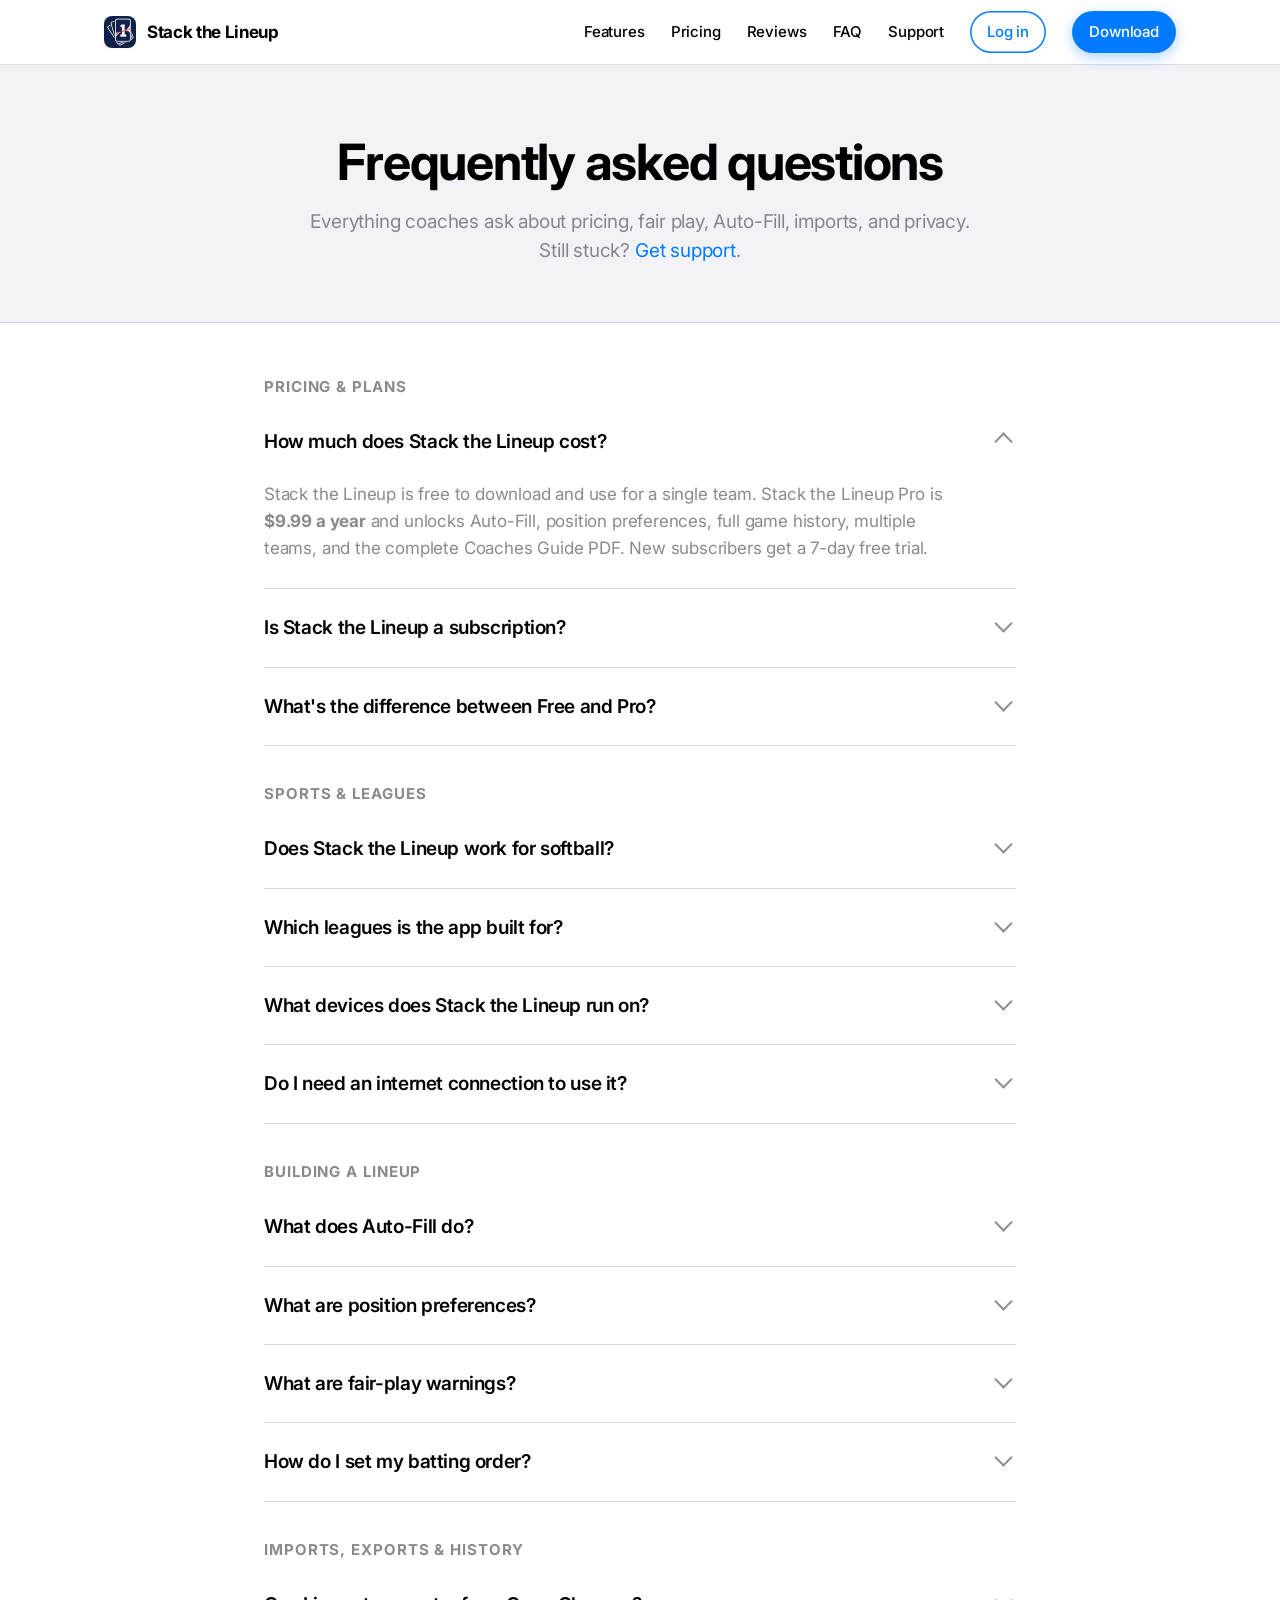
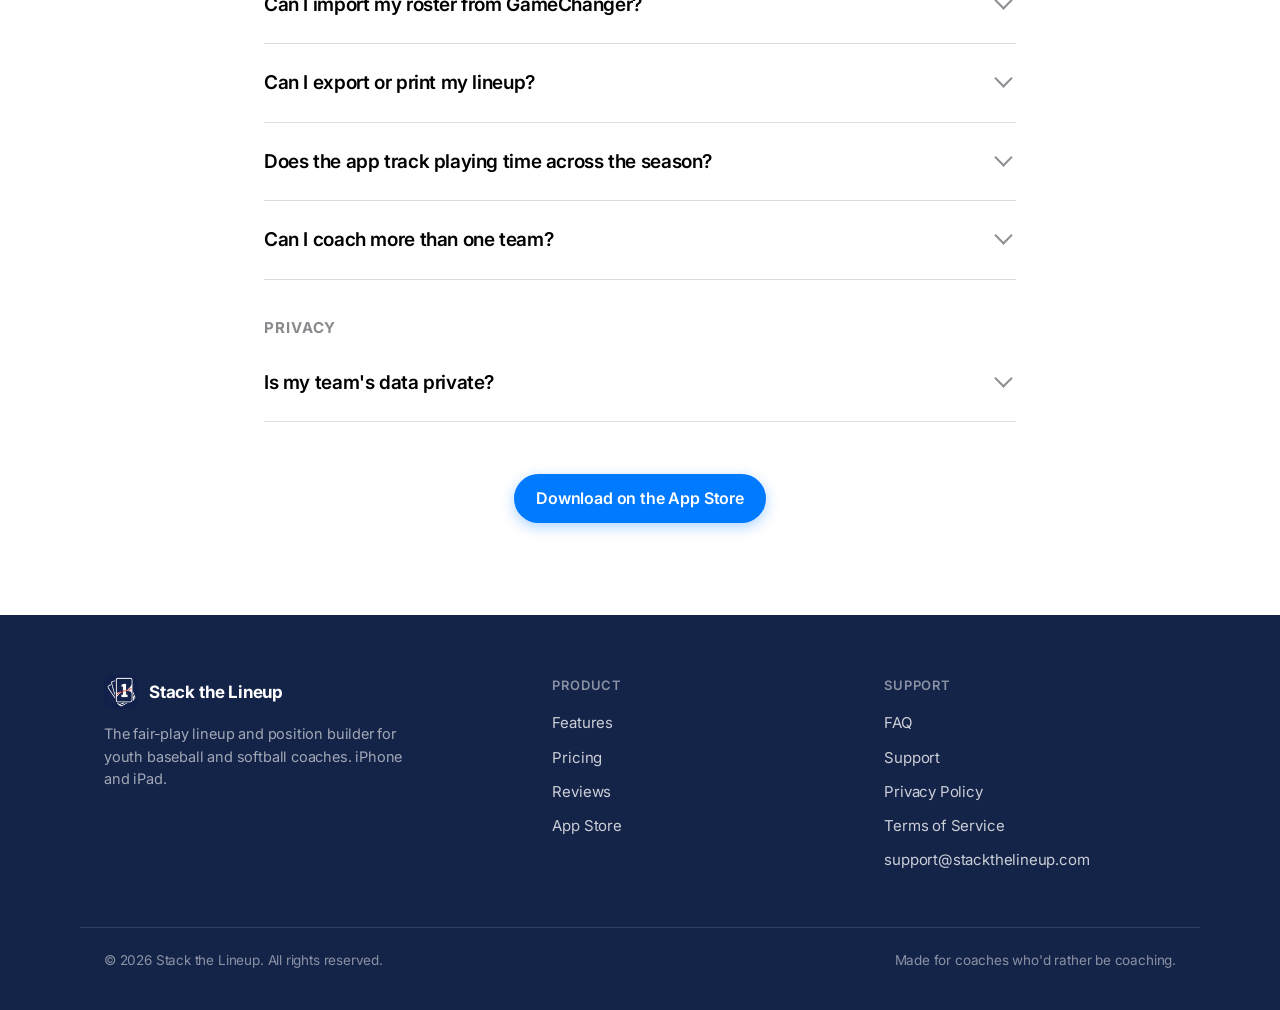
<file: faq.html>
<!DOCTYPE html>
<html lang="en">
<head>
<meta charset="UTF-8" />
<meta name="viewport" content="width=device-width, initial-scale=1" />
<title>FAQ — Stack the Lineup | Youth Baseball &amp; Softball Lineup App</title>
<meta name="description" content="Frequently asked questions about Stack the Lineup: pricing, Auto-Fill, fair-play rules, position preferences, GameChanger import, PDF exports, data privacy, and supported devices for youth baseball and softball coaches." />
<link rel="canonical" href="https://www.stackthelineup.com/faq" />
<meta name="theme-color" content="#1B2C5D" />

<meta property="og:type" content="website" />
<meta property="og:site_name" content="Stack the Lineup" />
<meta property="og:title" content="Stack the Lineup — Frequently Asked Questions" />
<meta property="og:description" content="Answers about pricing, Auto-Fill, fair-play warnings, position preferences, imports, exports, and privacy." />
<meta property="og:url" content="https://www.stackthelineup.com/faq" />
<meta property="og:image" content="https://www.stackthelineup.com/assets/app-icon.png" />
<meta name="twitter:card" content="summary_large_image" />

<link rel="apple-touch-icon" href="assets/app-icon.png" />
<link rel="icon" href="assets/app-icon.png" />
<link rel="preconnect" href="https://fonts.googleapis.com" />
<link rel="preconnect" href="https://fonts.gstatic.com" crossorigin />
<link href="https://fonts.googleapis.com/css2?family=Inter:wght@400;500;600;700&display=swap" rel="stylesheet" />
<link rel="stylesheet" href="assets/site.css" />

<script type="application/ld+json">
{
  "@context": "https://schema.org",
  "@type": "FAQPage",
  "mainEntity": [
    {
      "@type": "Question",
      "name": "How much does Stack the Lineup cost?",
      "acceptedAnswer": { "@type": "Answer", "text": "Stack the Lineup is free to download and use for a single team. Stack the Lineup Pro is $9.99 a year and unlocks Auto-Fill, position preferences, full game history, multiple teams, and the complete Coaches Guide PDF. New subscribers get a 7-day free trial." }
    },
    {
      "@type": "Question",
      "name": "Is Stack the Lineup a subscription?",
      "acceptedAnswer": { "@type": "Answer", "text": "Yes. Stack the Lineup Pro is an annual subscription at $9.99 a year, with a 7-day free trial for new subscribers. You can cancel anytime from your Apple Account settings. If you bought the earlier one-time unlock, you keep Pro for free. There are no ads anywhere in the app." }
    },
    {
      "@type": "Question",
      "name": "Does Stack the Lineup work for softball?",
      "acceptedAnswer": { "@type": "Answer", "text": "Yes. Stack the Lineup works for both youth baseball and softball. The positions, fair-play rules, batting order, and rotation logic apply to both sports." }
    },
    {
      "@type": "Question",
      "name": "Which leagues is the app built for?",
      "acceptedAnswer": { "@type": "Answer", "text": "Stack the Lineup is used by coaches across Little League, Cal Ripken, Babe Ruth, JBO, travel ball, and recreational baseball and softball leagues. It works for any youth team that rotates positions and cares about fair playing time." }
    },
    {
      "@type": "Question",
      "name": "What devices does Stack the Lineup run on?",
      "acceptedAnswer": { "@type": "Answer", "text": "Stack the Lineup is a native app for iPhone and iPad. It is not currently available on Android or as a web app." }
    },
    {
      "@type": "Question",
      "name": "What does Auto-Fill do?",
      "acceptedAnswer": { "@type": "Answer", "text": "Auto-Fill is a Pro feature that fills your open defensive positions automatically while checking every fair-play rule. You can fill a single inning or innings one through six at once. Positions you have already assigned are never changed, and Auto-Fill honors each player's position preferences when they are set." }
    },
    {
      "@type": "Question",
      "name": "What are position preferences?",
      "acceptedAnswer": { "@type": "Answer", "text": "Position preferences let you tag each player per position as a Strength, Capable, Emergency, or Never. Auto-Fill prioritizes Strength and Capable positions, uses Emergency only as a last resort, and never assigns a position marked Never." }
    },
    {
      "@type": "Question",
      "name": "What are fair-play warnings?",
      "acceptedAnswer": { "@type": "Answer", "text": "Fair-play warnings flag problems before the game starts, including missing infield innings, back-to-back bench, catcher-to-pitcher violations, and player overuse. When every player meets the requirements, the app shows an all-clear so you know the lineup is fair." }
    },
    {
      "@type": "Question",
      "name": "Can I import my roster from GameChanger?",
      "acceptedAnswer": { "@type": "Answer", "text": "Yes. You can import your roster from a GameChanger CSV file, add players one at a time, or paste your whole roster at once. You do not have to retype every name and jersey number." }
    },
    {
      "@type": "Question",
      "name": "Can I export or print my lineup?",
      "acceptedAnswer": { "@type": "Answer", "text": "Yes. You can export a clean batting order and defensive position grid as a PDF to print or share. Many coaches bring the printed PDF to the field so they do not need their phone in the dugout." }
    },
    {
      "@type": "Question",
      "name": "Does the app track playing time across the season?",
      "acceptedAnswer": { "@type": "Answer", "text": "Yes. When a game ends you archive it to History. Season stats track innings played, bench time, and position spread per player across every archived game. Full game history is part of Pro." }
    },
    {
      "@type": "Question",
      "name": "Is my team's data private?",
      "acceptedAnswer": { "@type": "Answer", "text": "Yes. Stack the Lineup stores your roster and lineups on your device. There is no account to create and the app does not sell your data or show ads. See the Privacy Policy for full details." }
    },
    {
      "@type": "Question",
      "name": "Can I coach more than one team?",
      "acceptedAnswer": { "@type": "Answer", "text": "Yes. With Pro you can manage multiple teams and switch between rosters, keeping each season organized on its own." }
    },
    {
      "@type": "Question",
      "name": "Do I need an internet connection to use it?",
      "acceptedAnswer": { "@type": "Answer", "text": "No. Stack the Lineup is a planning tool that works offline. Build your lineup at home, then bring it to the field with or without a signal." }
    }
  ]
}
</script>
</head>
<body>

<header class="site-header">
  <nav class="nav" aria-label="Primary">
    <a class="brand" href="/">
      <img src="assets/app-icon.png" alt="Stack the Lineup app icon" />
      Stack the Lineup
    </a>
    <div class="nav-links">
      <a href="/#features">Features</a>
      <a href="/#pricing">Pricing</a>
      <a href="/#reviews">Reviews</a>
      <a href="/faq">FAQ</a>
      <a href="/support">Support</a>
      <a class="btn btn-outline btn-sm nav-login" href="https://app.stackthelineup.com">Log in</a>
      <a class="btn btn-primary btn-sm" href="https://apps.apple.com/us/app/stack-the-lineup/id6760155245">Download</a>
    </div>
  </nav>
</header>

<div class="page-hero">
  <div class="narrow">
    <h1>Frequently asked questions</h1>
    <p>Everything coaches ask about pricing, fair play, Auto-Fill, imports, and privacy. Still stuck? <a href="/support">Get support</a>.</p>
  </div>
</div>

<section style="padding-top:56px">
  <div class="faq-list">

    <h2 style="font-size:15px;text-transform:uppercase;letter-spacing:0.06em;color:var(--label-secondary);margin:0 0 8px">Pricing &amp; plans</h2>
    <details class="faq-item" open>
      <summary>How much does Stack the Lineup cost?</summary>
      <div class="ans">Stack the Lineup is free to download and use for a single team. Stack the Lineup Pro is <strong>$9.99 a year</strong> and unlocks Auto-Fill, position preferences, full game history, multiple teams, and the complete Coaches Guide PDF. New subscribers get a 7-day free trial.</div>
    </details>
    <details class="faq-item">
      <summary>Is Stack the Lineup a subscription?</summary>
      <div class="ans">Yes. Pro is an annual subscription at $9.99 a year, with a 7-day free trial for new subscribers. Cancel anytime from your Apple Account settings. If you bought the earlier one-time unlock, you keep Pro for free. There are no ads anywhere in the app.</div>
    </details>
    <details class="faq-item">
      <summary>What's the difference between Free and Pro?</summary>
      <div class="ans">Free gives you a fully working single-team lineup builder: roster, batting order, the inning-by-inning position grid, fair-play warnings, and limited game history. Pro adds Auto-Fill, position preferences, full game history and season stats, multiple teams, and the full Coaches Guide PDF.</div>
    </details>

    <h2 style="font-size:15px;text-transform:uppercase;letter-spacing:0.06em;color:var(--label-secondary);margin:40px 0 8px">Sports &amp; leagues</h2>
    <details class="faq-item">
      <summary>Does Stack the Lineup work for softball?</summary>
      <div class="ans">Yes. Stack the Lineup works for both youth baseball and softball. The positions, fair-play rules, batting order, and rotation logic apply to both sports.</div>
    </details>
    <details class="faq-item">
      <summary>Which leagues is the app built for?</summary>
      <div class="ans">It's used by coaches across Little League, Cal Ripken, Babe Ruth, JBO, travel ball, and rec baseball and softball leagues. It works for any youth team that rotates positions and cares about fair playing time.</div>
    </details>
    <details class="faq-item">
      <summary>What devices does Stack the Lineup run on?</summary>
      <div class="ans">Stack the Lineup is a native app for iPhone and iPad. It is not currently available on Android or as a web app.</div>
    </details>
    <details class="faq-item">
      <summary>Do I need an internet connection to use it?</summary>
      <div class="ans">No. Stack the Lineup is a planning tool that works offline. Build your lineup at home, then bring it to the field with or without a signal.</div>
    </details>

    <h2 style="font-size:15px;text-transform:uppercase;letter-spacing:0.06em;color:var(--label-secondary);margin:40px 0 8px">Building a lineup</h2>
    <details class="faq-item">
      <summary>What does Auto-Fill do?</summary>
      <div class="ans">Auto-Fill is a Pro feature that fills your open defensive positions automatically while checking every fair-play rule. You can fill a single inning or innings one through six at once. Positions you've already assigned are never changed, and Auto-Fill honors each player's position preferences when they're set.</div>
    </details>
    <details class="faq-item">
      <summary>What are position preferences?</summary>
      <div class="ans">Position preferences let you tag each player per position as a <strong>Strength</strong>, <strong>Capable</strong>, <strong>Emergency</strong>, or <strong>Never</strong>. Auto-Fill prioritizes Strength and Capable positions, uses Emergency only as a last resort, and never assigns a position marked Never.</div>
    </details>
    <details class="faq-item">
      <summary>What are fair-play warnings?</summary>
      <div class="ans">Fair-play warnings flag problems before the game starts, including missing infield innings, back-to-back bench, catcher-to-pitcher violations, and player overuse. When every player meets the requirements, the app shows an all-clear so you know the lineup is fair.</div>
    </details>
    <details class="faq-item">
      <summary>How do I set my batting order?</summary>
      <div class="ans">On the Lineup tab, tap Edit in the section header, then press and hold the lines on the right side of any row and drag up or down. Your batting order is kept from week to week so you start ahead.</div>
    </details>

    <h2 style="font-size:15px;text-transform:uppercase;letter-spacing:0.06em;color:var(--label-secondary);margin:40px 0 8px">Imports, exports &amp; history</h2>
    <details class="faq-item">
      <summary>Can I import my roster from GameChanger?</summary>
      <div class="ans">Yes. You can import your roster from a GameChanger CSV file, add players one at a time, or paste your whole roster at once. You don't have to retype every name and jersey number.</div>
    </details>
    <details class="faq-item">
      <summary>Can I export or print my lineup?</summary>
      <div class="ans">Yes. You can export a clean batting order and defensive position grid as a PDF to print or share. Many coaches bring the printed PDF to the field so they don't need their phone in the dugout.</div>
    </details>
    <details class="faq-item">
      <summary>Does the app track playing time across the season?</summary>
      <div class="ans">Yes. When a game ends you archive it to History. Season stats track innings played, bench time, and position spread per player across every archived game. Full game history is part of Pro.</div>
    </details>
    <details class="faq-item">
      <summary>Can I coach more than one team?</summary>
      <div class="ans">Yes. With Pro you can manage multiple teams and switch between rosters, keeping each season organized on its own.</div>
    </details>

    <h2 style="font-size:15px;text-transform:uppercase;letter-spacing:0.06em;color:var(--label-secondary);margin:40px 0 8px">Privacy</h2>
    <details class="faq-item">
      <summary>Is my team's data private?</summary>
      <div class="ans">Yes. Stack the Lineup stores your roster and lineups on your device. There's no account to create, and the app doesn't sell your data or show ads. See the <a href="/privacy">Privacy Policy</a> for full details.</div>
    </details>

  </div>

  <div style="text-align:center;margin-top:52px">
    <a class="btn btn-primary" href="https://apps.apple.com/us/app/stack-the-lineup/id6760155245">Download on the App Store</a>
  </div>
</section>

<footer class="site-footer">
  <div class="footer-grid">
    <div>
      <div class="footer-brand"><img src="assets/app-icon.png" alt="" /> Stack the Lineup</div>
      <p>The fair-play lineup and position builder for youth baseball and softball coaches. iPhone and iPad.</p>
    </div>
    <div class="footer-col">
      <h5>Product</h5>
      <a href="/#features">Features</a>
      <a href="/#pricing">Pricing</a>
      <a href="/#reviews">Reviews</a>
      <a href="https://apps.apple.com/us/app/stack-the-lineup/id6760155245">App Store</a>
    </div>
    <div class="footer-col">
      <h5>Support</h5>
      <a href="/faq">FAQ</a>
      <a href="/support">Support</a>
      <a href="/privacy">Privacy Policy</a>
      <a href="/terms">Terms of Service</a>
      <a href="mailto:support@stackthelineup.com">support@stackthelineup.com</a>
    </div>
  </div>
  <div class="footer-bottom">
    <span>© 2026 Stack the Lineup. All rights reserved.</span>
    <span>Made for coaches who'd rather be coaching.</span>
  </div>
</footer>

</body>
</html>
</file>
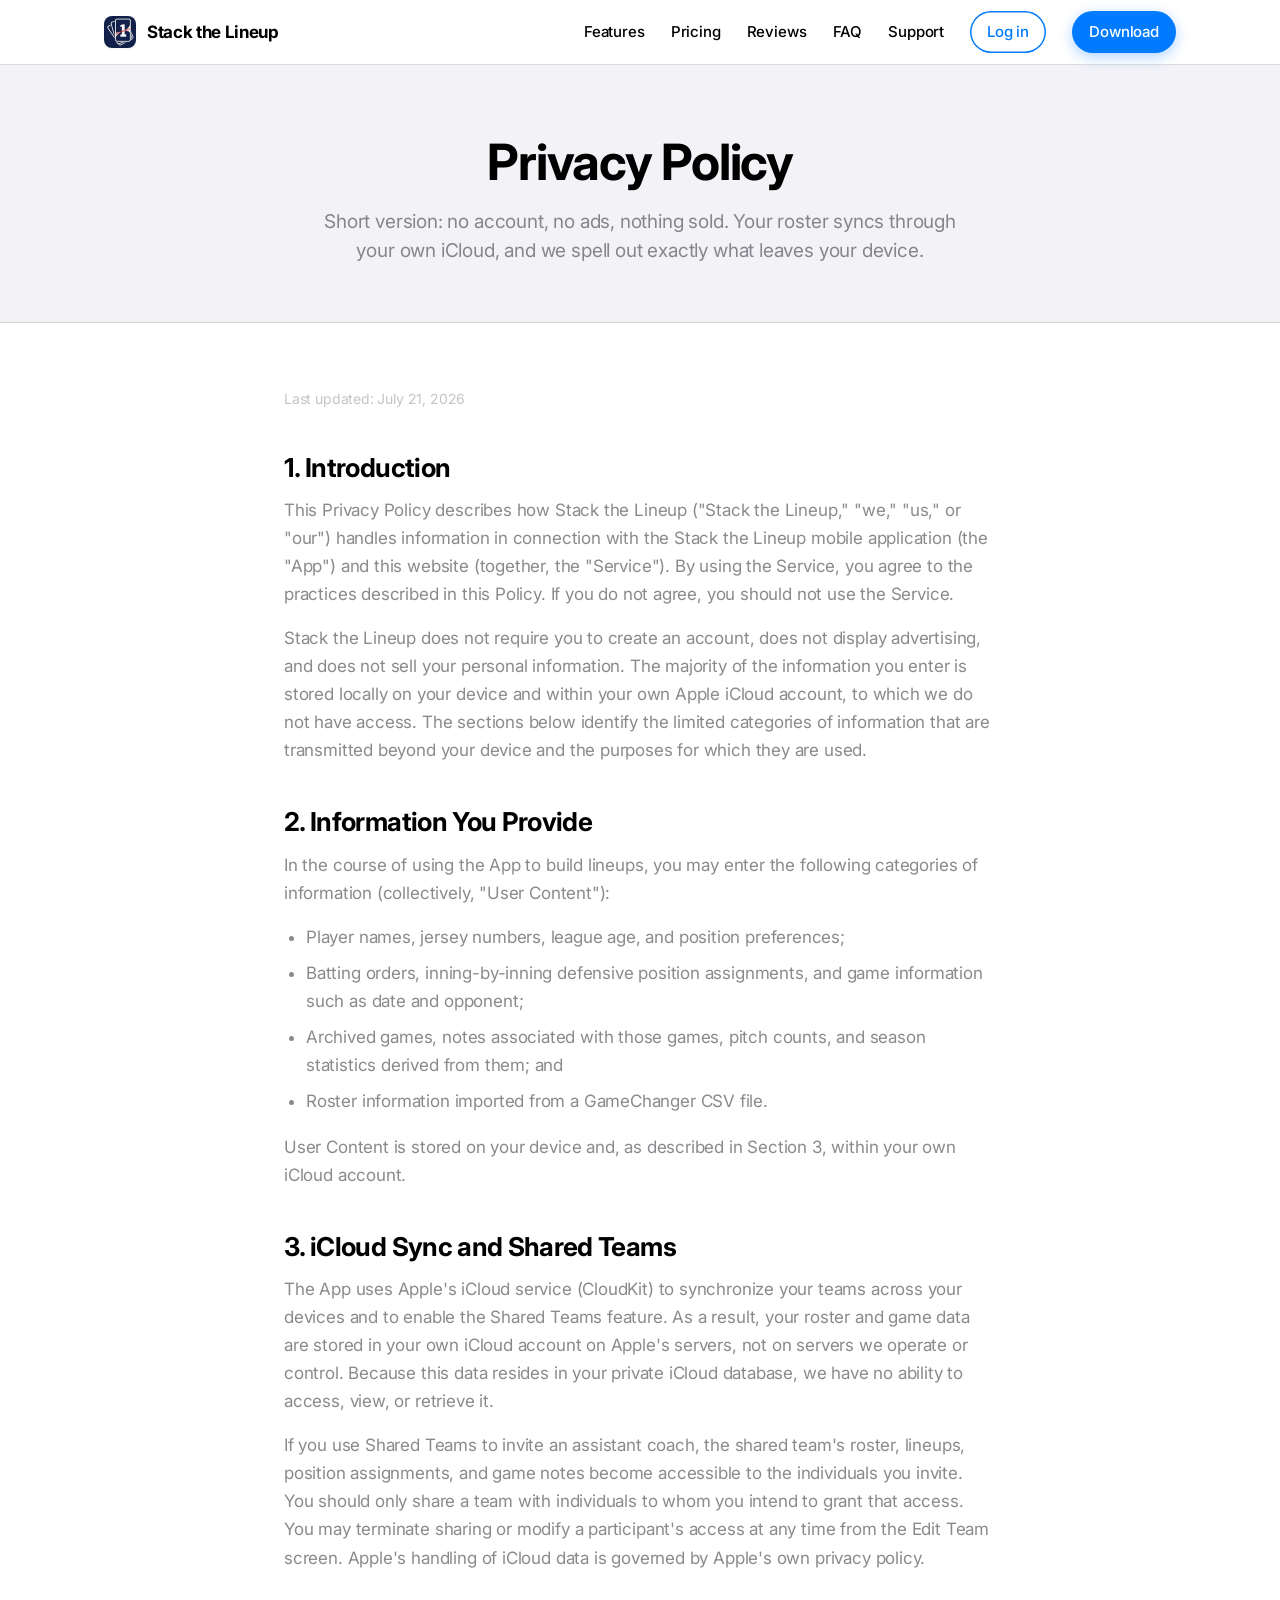
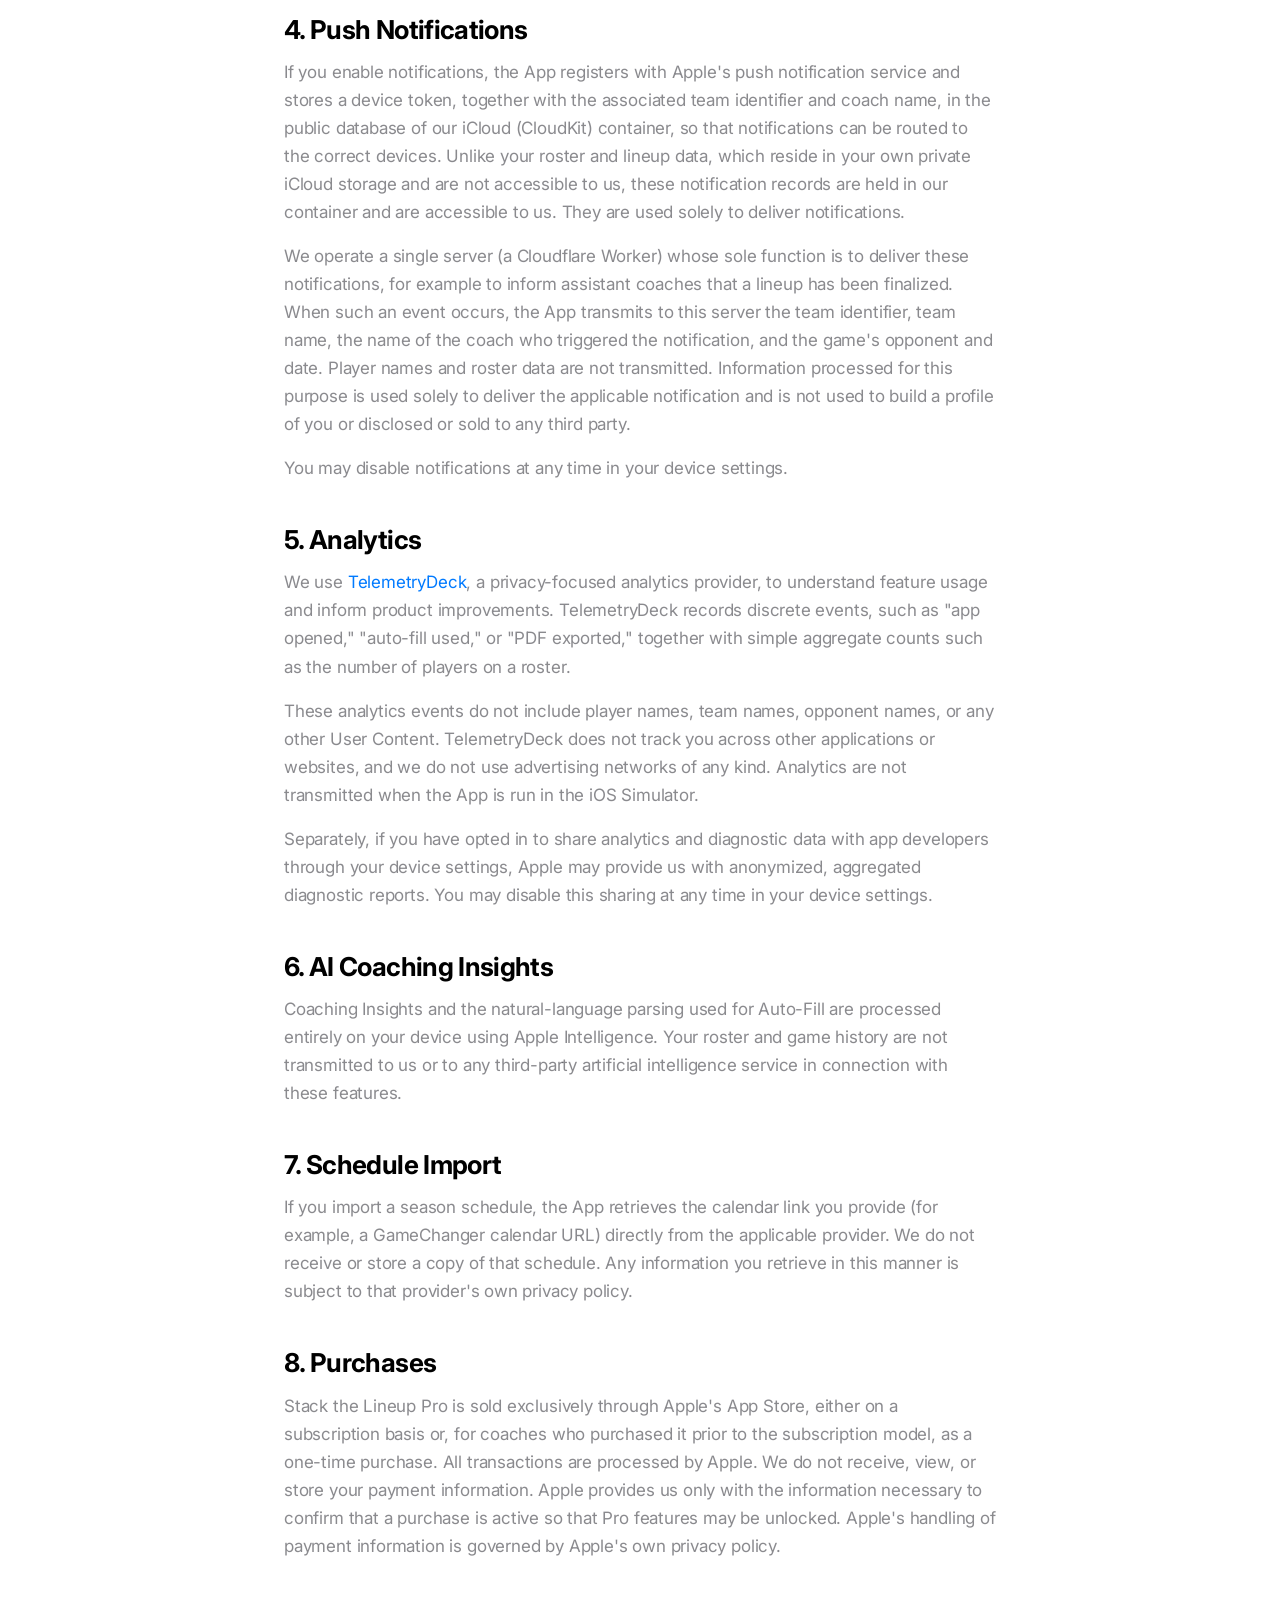
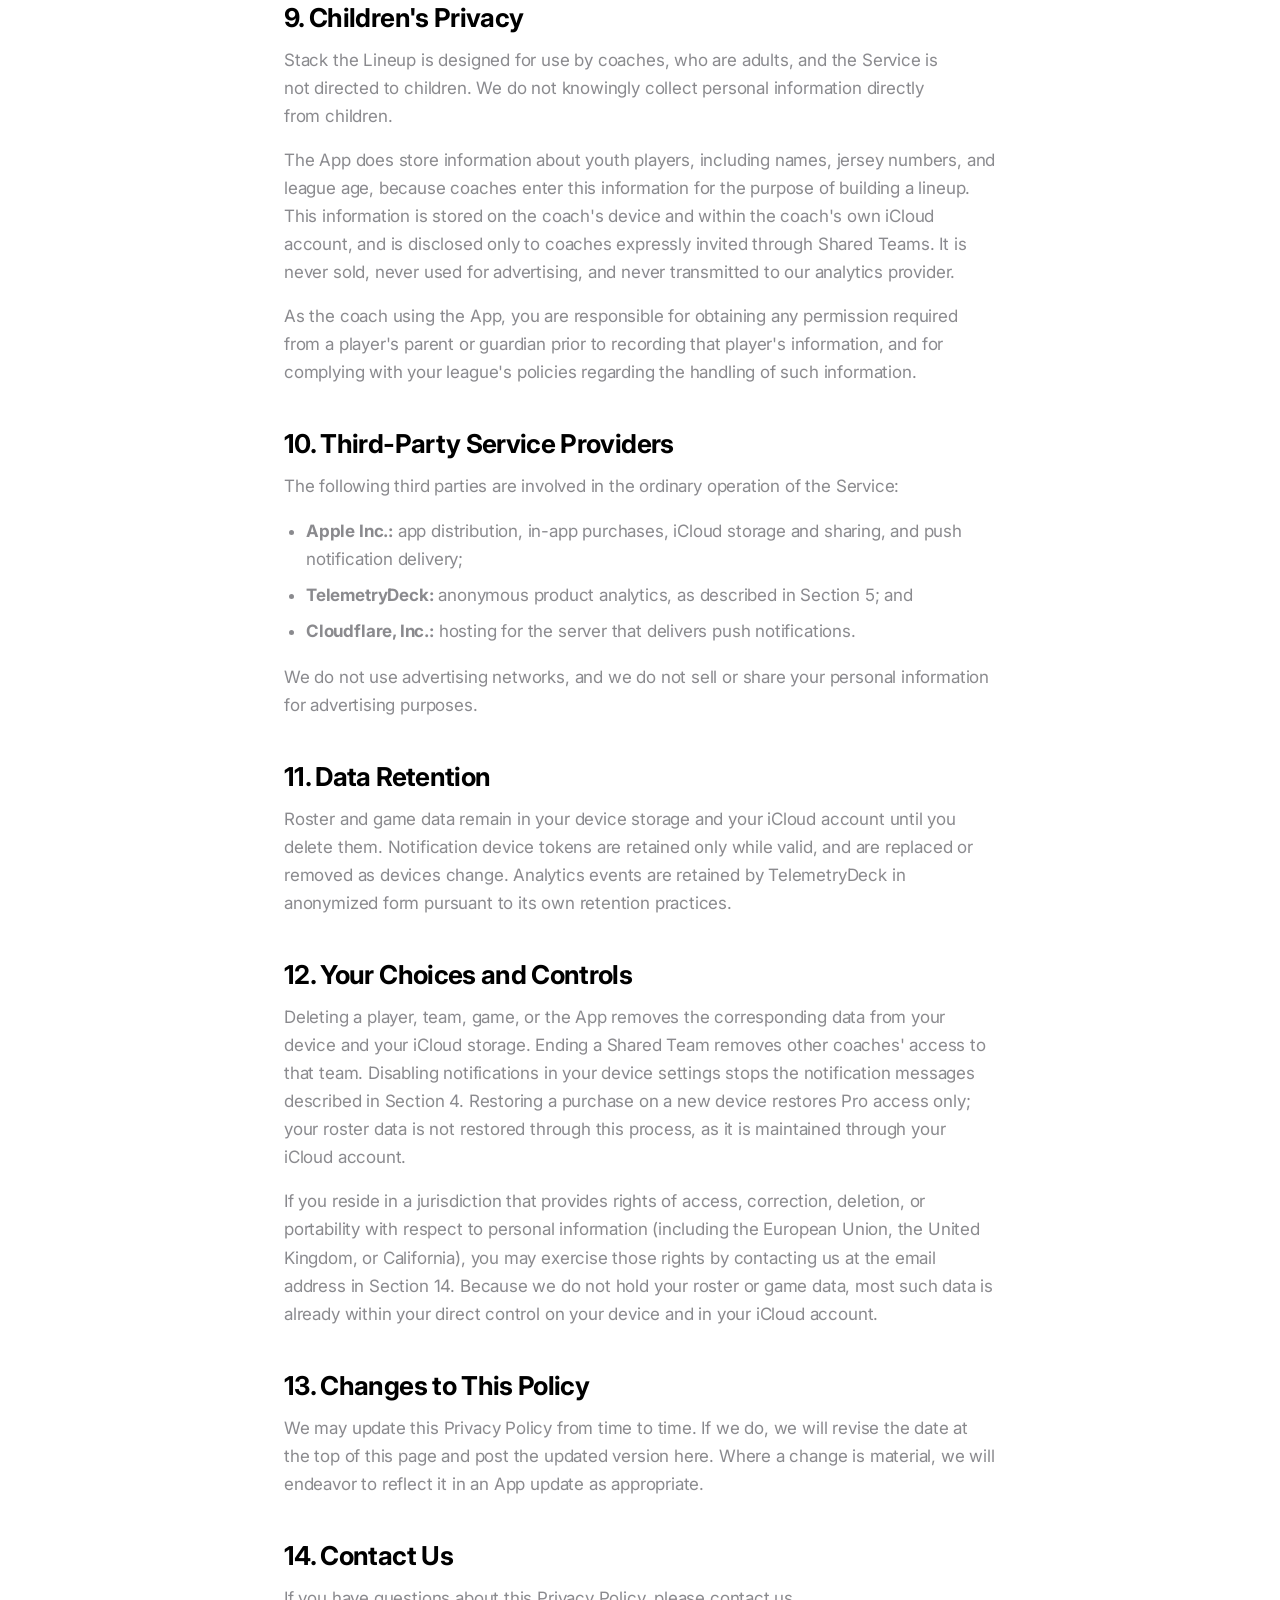
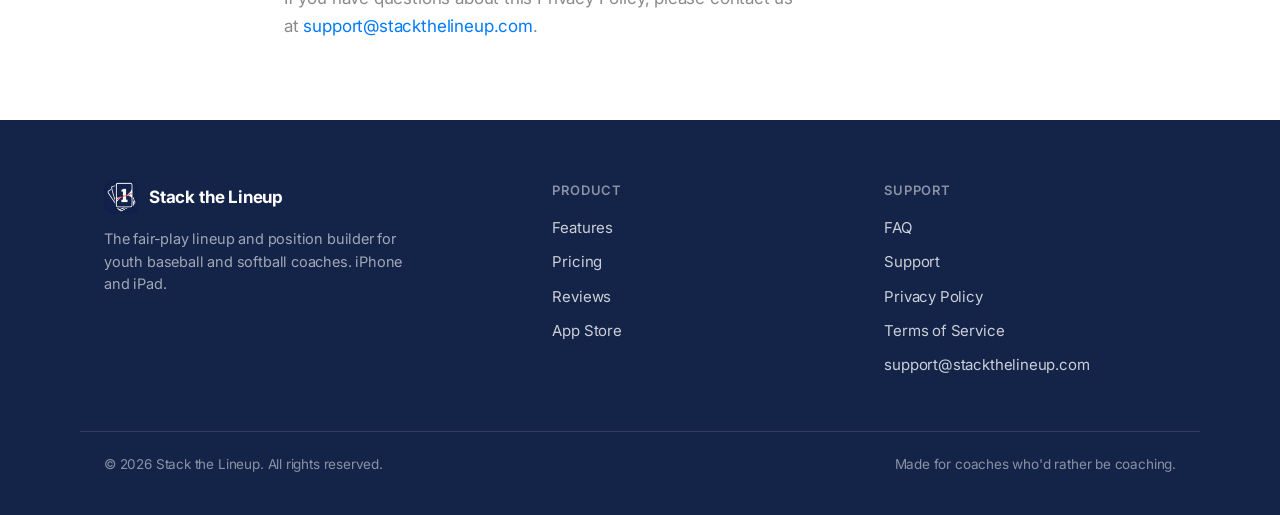
<file: privacy.html>
<!DOCTYPE html>
<html lang="en">
<head>
<meta charset="UTF-8" />
<meta name="viewport" content="width=device-width, initial-scale=1" />
<title>Privacy Policy — Stack the Lineup</title>
<meta name="description" content="Stack the Lineup privacy policy. No account, no ads, nothing sold. Your roster syncs through your own iCloud, and we explain exactly what leaves your device." />
<link rel="canonical" href="https://www.stackthelineup.com/privacy" />
<meta name="theme-color" content="#1B2C5D" />
<meta property="og:type" content="website" />
<meta property="og:site_name" content="Stack the Lineup" />
<meta property="og:title" content="Stack the Lineup — Privacy Policy" />
<meta property="og:description" content="No account, no ads, nothing sold. Your roster syncs through your own iCloud, and we explain exactly what leaves your device." />
<meta property="og:url" content="https://www.stackthelineup.com/privacy" />
<meta property="og:image" content="https://www.stackthelineup.com/assets/app-icon.png" />
<link rel="apple-touch-icon" href="assets/app-icon.png" />
<link rel="icon" href="assets/app-icon.png" />
<link rel="preconnect" href="https://fonts.googleapis.com" />
<link rel="preconnect" href="https://fonts.gstatic.com" crossorigin />
<link href="https://fonts.googleapis.com/css2?family=Inter:wght@400;500;600;700&display=swap" rel="stylesheet" />
<link rel="stylesheet" href="assets/site.css" />
</head>
<body>

<header class="site-header">
  <nav class="nav" aria-label="Primary">
    <a class="brand" href="/">
      <img src="assets/app-icon.png" alt="Stack the Lineup app icon" />
      Stack the Lineup
    </a>
    <div class="nav-links">
      <a href="/#features">Features</a>
      <a href="/#pricing">Pricing</a>
      <a href="/#reviews">Reviews</a>
      <a href="/faq">FAQ</a>
      <a href="/support">Support</a>
      <a class="btn btn-outline btn-sm nav-login" href="https://app.stackthelineup.com">Log in</a>
      <a class="btn btn-primary btn-sm" href="https://apps.apple.com/us/app/stack-the-lineup/id6760155245">Download</a>
    </div>
  </nav>
</header>

<div class="page-hero">
  <div class="narrow">
    <h1>Privacy Policy</h1>
    <p>Short version: no account, no ads, nothing sold. Your roster syncs through your own iCloud, and we spell out exactly what leaves your device.</p>
  </div>
</div>

<div class="prose">
  <p class="updated">Last updated: July 21, 2026</p>

  <h2>1. Introduction</h2>
  <p>This Privacy Policy describes how Stack the Lineup ("Stack the Lineup," "we," "us," or "our") handles information in connection with the Stack the Lineup mobile application (the "App") and this website (together, the "Service"). By using the Service, you agree to the practices described in this Policy. If you do not agree, you should not use the Service.</p>
  <p>Stack the Lineup does not require you to create an account, does not display advertising, and does not sell your personal information. The majority of the information you enter is stored locally on your device and within your own Apple iCloud account, to which we do not have access. The sections below identify the limited categories of information that are transmitted beyond your device and the purposes for which they are used.</p>

  <h2>2. Information You Provide</h2>
  <p>In the course of using the App to build lineups, you may enter the following categories of information (collectively, "User Content"):</p>
  <ul>
    <li>Player names, jersey numbers, league age, and position preferences;</li>
    <li>Batting orders, inning-by-inning defensive position assignments, and game information such as date and opponent;</li>
    <li>Archived games, notes associated with those games, pitch counts, and season statistics derived from them; and</li>
    <li>Roster information imported from a GameChanger CSV file.</li>
  </ul>
  <p>User Content is stored on your device and, as described in Section 3, within your own iCloud account.</p>

  <h2>3. iCloud Sync and Shared Teams</h2>
  <p>The App uses Apple's iCloud service (CloudKit) to synchronize your teams across your devices and to enable the Shared Teams feature. As a result, your roster and game data are stored in your own iCloud account on Apple's servers, not on servers we operate or control. Because this data resides in your private iCloud database, we have no ability to access, view, or retrieve it.</p>
  <p>If you use Shared Teams to invite an assistant coach, the shared team's roster, lineups, position assignments, and game notes become accessible to the individuals you invite. You should only share a team with individuals to whom you intend to grant that access. You may terminate sharing or modify a participant's access at any time from the Edit Team screen. Apple's handling of iCloud data is governed by Apple's own privacy policy.</p>

  <h2>4. Push Notifications</h2>
  <p>If you enable notifications, the App registers with Apple's push notification service and stores a device token, together with the associated team identifier and coach name, in the public database of our iCloud (CloudKit) container, so that notifications can be routed to the correct devices. Unlike your roster and lineup data, which reside in your own private iCloud storage and are not accessible to us, these notification records are held in our container and are accessible to us. They are used solely to deliver notifications.</p>
  <p>We operate a single server (a Cloudflare Worker) whose sole function is to deliver these notifications, for example to inform assistant coaches that a lineup has been finalized. When such an event occurs, the App transmits to this server the team identifier, team name, the name of the coach who triggered the notification, and the game's opponent and date. Player names and roster data are not transmitted. Information processed for this purpose is used solely to deliver the applicable notification and is not used to build a profile of you or disclosed or sold to any third party.</p>
  <p>You may disable notifications at any time in your device settings.</p>

  <h2>5. Analytics</h2>
  <p>We use <a href="https://telemetrydeck.com/privacy/">TelemetryDeck</a>, a privacy-focused analytics provider, to understand feature usage and inform product improvements. TelemetryDeck records discrete events, such as "app opened," "auto-fill used," or "PDF exported," together with simple aggregate counts such as the number of players on a roster.</p>
  <p>These analytics events do not include player names, team names, opponent names, or any other User Content. TelemetryDeck does not track you across other applications or websites, and we do not use advertising networks of any kind. Analytics are not transmitted when the App is run in the iOS Simulator.</p>
  <p>Separately, if you have opted in to share analytics and diagnostic data with app developers through your device settings, Apple may provide us with anonymized, aggregated diagnostic reports. You may disable this sharing at any time in your device settings.</p>

  <h2>6. AI Coaching Insights</h2>
  <p>Coaching Insights and the natural-language parsing used for Auto-Fill are processed entirely on your device using Apple Intelligence. Your roster and game history are not transmitted to us or to any third-party artificial intelligence service in connection with these features.</p>

  <h2>7. Schedule Import</h2>
  <p>If you import a season schedule, the App retrieves the calendar link you provide (for example, a GameChanger calendar URL) directly from the applicable provider. We do not receive or store a copy of that schedule. Any information you retrieve in this manner is subject to that provider's own privacy policy.</p>

  <h2>8. Purchases</h2>
  <p>Stack the Lineup Pro is sold exclusively through Apple's App Store, either on a subscription basis or, for coaches who purchased it prior to the subscription model, as a one-time purchase. All transactions are processed by Apple. We do not receive, view, or store your payment information. Apple provides us only with the information necessary to confirm that a purchase is active so that Pro features may be unlocked. Apple's handling of payment information is governed by Apple's own privacy policy.</p>

  <h2>9. Children's Privacy</h2>
  <p>Stack the Lineup is designed for use by coaches, who are adults, and the Service is not directed to children. We do not knowingly collect personal information directly from children.</p>
  <p>The App does store information about youth players, including names, jersey numbers, and league age, because coaches enter this information for the purpose of building a lineup. This information is stored on the coach's device and within the coach's own iCloud account, and is disclosed only to coaches expressly invited through Shared Teams. It is never sold, never used for advertising, and never transmitted to our analytics provider.</p>
  <p>As the coach using the App, you are responsible for obtaining any permission required from a player's parent or guardian prior to recording that player's information, and for complying with your league's policies regarding the handling of such information.</p>

  <h2>10. Third-Party Service Providers</h2>
  <p>The following third parties are involved in the ordinary operation of the Service:</p>
  <ul>
    <li><strong>Apple Inc.:</strong> app distribution, in-app purchases, iCloud storage and sharing, and push notification delivery;</li>
    <li><strong>TelemetryDeck:</strong> anonymous product analytics, as described in Section 5; and</li>
    <li><strong>Cloudflare, Inc.:</strong> hosting for the server that delivers push notifications.</li>
  </ul>
  <p>We do not use advertising networks, and we do not sell or share your personal information for advertising purposes.</p>

  <h2>11. Data Retention</h2>
  <p>Roster and game data remain in your device storage and your iCloud account until you delete them. Notification device tokens are retained only while valid, and are replaced or removed as devices change. Analytics events are retained by TelemetryDeck in anonymized form pursuant to its own retention practices.</p>

  <h2>12. Your Choices and Controls</h2>
  <p>Deleting a player, team, game, or the App removes the corresponding data from your device and your iCloud storage. Ending a Shared Team removes other coaches' access to that team. Disabling notifications in your device settings stops the notification messages described in Section 4. Restoring a purchase on a new device restores Pro access only; your roster data is not restored through this process, as it is maintained through your iCloud account.</p>
  <p>If you reside in a jurisdiction that provides rights of access, correction, deletion, or portability with respect to personal information (including the European Union, the United Kingdom, or California), you may exercise those rights by contacting us at the email address in Section 14. Because we do not hold your roster or game data, most such data is already within your direct control on your device and in your iCloud account.</p>

  <h2>13. Changes to This Policy</h2>
  <p>We may update this Privacy Policy from time to time. If we do, we will revise the date at the top of this page and post the updated version here. Where a change is material, we will endeavor to reflect it in an App update as appropriate.</p>

  <h2>14. Contact Us</h2>
  <p>If you have questions about this Privacy Policy, please contact us at <a href="mailto:support@stackthelineup.com">support@stackthelineup.com</a>.</p>
</div>

<footer class="site-footer">
  <div class="footer-grid">
    <div>
      <div class="footer-brand"><img src="assets/app-icon.png" alt="" /> Stack the Lineup</div>
      <p>The fair-play lineup and position builder for youth baseball and softball coaches. iPhone and iPad.</p>
    </div>
    <div class="footer-col">
      <h5>Product</h5>
      <a href="/#features">Features</a>
      <a href="/#pricing">Pricing</a>
      <a href="/#reviews">Reviews</a>
      <a href="https://apps.apple.com/us/app/stack-the-lineup/id6760155245">App Store</a>
    </div>
    <div class="footer-col">
      <h5>Support</h5>
      <a href="/faq">FAQ</a>
      <a href="/support">Support</a>
      <a href="/privacy">Privacy Policy</a>
      <a href="/terms">Terms of Service</a>
      <a href="mailto:support@stackthelineup.com">support@stackthelineup.com</a>
    </div>
  </div>
  <div class="footer-bottom">
    <span>© 2026 Stack the Lineup. All rights reserved.</span>
    <span>Made for coaches who'd rather be coaching.</span>
  </div>
</footer>

</body>
</html>
</file>
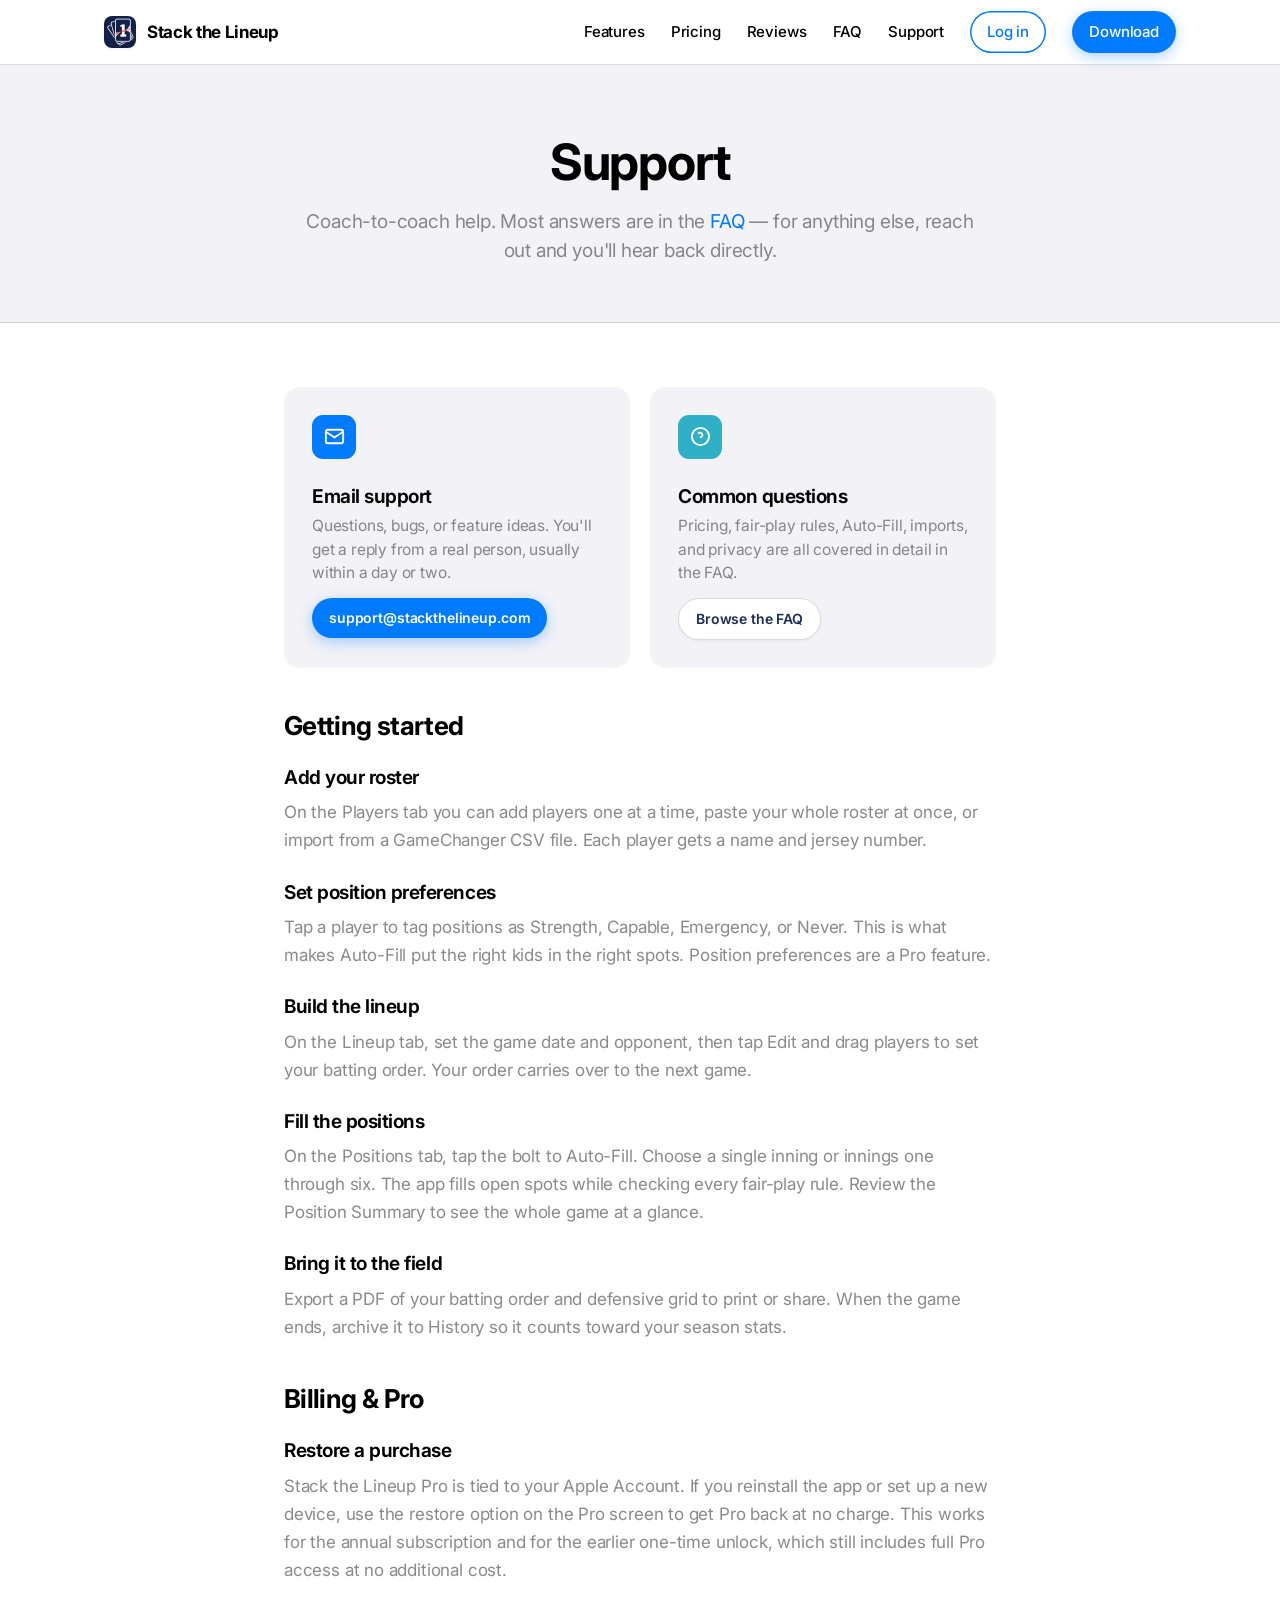
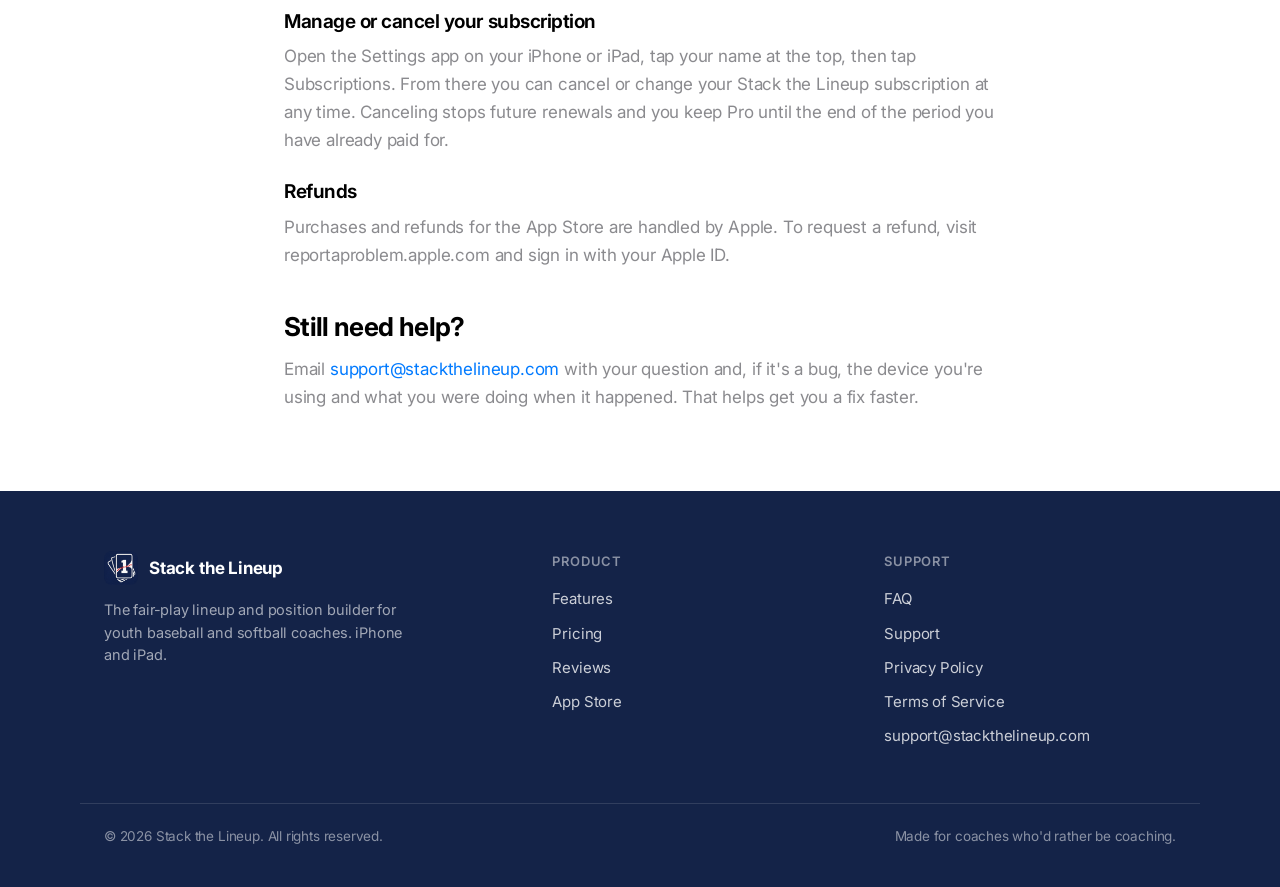
<file: support.html>
<!DOCTYPE html>
<html lang="en">
<head>
<meta charset="UTF-8" />
<meta name="viewport" content="width=device-width, initial-scale=1" />
<title>Support — Stack the Lineup</title>
<meta name="description" content="Get help with Stack the Lineup. Contact support, learn how to import your roster, build a fair lineup, use Auto-Fill, export PDFs, and restore your Pro purchase." />
<link rel="canonical" href="https://www.stackthelineup.com/support" />
<meta name="theme-color" content="#1B2C5D" />
<meta property="og:type" content="website" />
<meta property="og:site_name" content="Stack the Lineup" />
<meta property="og:title" content="Stack the Lineup — Support" />
<meta property="og:description" content="Get help, contact support, and learn how to get the most out of Stack the Lineup." />
<meta property="og:url" content="https://www.stackthelineup.com/support" />
<meta property="og:image" content="https://www.stackthelineup.com/assets/app-icon.png" />
<link rel="apple-touch-icon" href="assets/app-icon.png" />
<link rel="icon" href="assets/app-icon.png" />
<link rel="preconnect" href="https://fonts.googleapis.com" />
<link rel="preconnect" href="https://fonts.gstatic.com" crossorigin />
<link href="https://fonts.googleapis.com/css2?family=Inter:wght@400;500;600;700&display=swap" rel="stylesheet" />
<link rel="stylesheet" href="assets/site.css" />
</head>
<body>

<header class="site-header">
  <nav class="nav" aria-label="Primary">
    <a class="brand" href="/">
      <img src="assets/app-icon.png" alt="Stack the Lineup app icon" />
      Stack the Lineup
    </a>
    <div class="nav-links">
      <a href="/#features">Features</a>
      <a href="/#pricing">Pricing</a>
      <a href="/#reviews">Reviews</a>
      <a href="/faq">FAQ</a>
      <a href="/support">Support</a>
      <a class="btn btn-outline btn-sm nav-login" href="https://app.stackthelineup.com">Log in</a>
      <a class="btn btn-primary btn-sm" href="https://apps.apple.com/us/app/stack-the-lineup/id6760155245">Download</a>
    </div>
  </nav>
</header>

<div class="page-hero">
  <div class="narrow">
    <h1>Support</h1>
    <p>Coach-to-coach help. Most answers are in the <a href="/faq">FAQ</a> — for anything else, reach out and you'll hear back directly.</p>
  </div>
</div>

<div class="prose">
  <div class="support-cards">
    <div class="support-card">
      <div class="ic"><svg viewBox="0 0 24 24" fill="none" stroke="currentColor" stroke-width="2"><rect x="3" y="5" width="18" height="14" rx="2"/><path d="m3 7 9 6 9-6"/></svg></div>
      <h3>Email support</h3>
      <p>Questions, bugs, or feature ideas. You'll get a reply from a real person, usually within a day or two.</p>
      <a class="btn btn-primary btn-sm" href="mailto:support@stackthelineup.com">support@stackthelineup.com</a>
    </div>
    <div class="support-card">
      <div class="ic" style="background:var(--ios-teal)"><svg viewBox="0 0 24 24" fill="none" stroke="currentColor" stroke-width="2"><circle cx="12" cy="12" r="9"/><path d="M9.5 9a2.5 2.5 0 0 1 4.5 1.5c0 1.5-2 2-2 3M12 17h.01"/></svg></div>
      <h3>Common questions</h3>
      <p>Pricing, fair-play rules, Auto-Fill, imports, and privacy are all covered in detail in the FAQ.</p>
      <a class="btn btn-light btn-sm" href="/faq" style="border:1px solid var(--separator)">Browse the FAQ</a>
    </div>
  </div>

  <h2>Getting started</h2>
  <h3>Add your roster</h3>
  <p>On the Players tab you can add players one at a time, paste your whole roster at once, or import from a GameChanger CSV file. Each player gets a name and jersey number.</p>
  <h3>Set position preferences</h3>
  <p>Tap a player to tag positions as Strength, Capable, Emergency, or Never. This is what makes Auto-Fill put the right kids in the right spots. Position preferences are a Pro feature.</p>
  <h3>Build the lineup</h3>
  <p>On the Lineup tab, set the game date and opponent, then tap Edit and drag players to set your batting order. Your order carries over to the next game.</p>
  <h3>Fill the positions</h3>
  <p>On the Positions tab, tap the bolt to Auto-Fill. Choose a single inning or innings one through six. The app fills open spots while checking every fair-play rule. Review the Position Summary to see the whole game at a glance.</p>
  <h3>Bring it to the field</h3>
  <p>Export a PDF of your batting order and defensive grid to print or share. When the game ends, archive it to History so it counts toward your season stats.</p>

  <h2>Billing &amp; Pro</h2>
  <h3>Restore a purchase</h3>
  <p>Stack the Lineup Pro is tied to your Apple Account. If you reinstall the app or set up a new device, use the restore option on the Pro screen to get Pro back at no charge. This works for the annual subscription and for the earlier one-time unlock, which still includes full Pro access at no additional cost.</p>
  <h3>Manage or cancel your subscription</h3>
  <p>Open the Settings app on your iPhone or iPad, tap your name at the top, then tap Subscriptions. From there you can cancel or change your Stack the Lineup subscription at any time. Canceling stops future renewals and you keep Pro until the end of the period you have already paid for.</p>
  <h3>Refunds</h3>
  <p>Purchases and refunds for the App Store are handled by Apple. To request a refund, visit reportaproblem.apple.com and sign in with your Apple ID.</p>

  <h2>Still need help?</h2>
  <p>Email <a href="mailto:support@stackthelineup.com">support@stackthelineup.com</a> with your question and, if it's a bug, the device you're using and what you were doing when it happened. That helps get you a fix faster.</p>
</div>

<footer class="site-footer">
  <div class="footer-grid">
    <div>
      <div class="footer-brand"><img src="assets/app-icon.png" alt="" /> Stack the Lineup</div>
      <p>The fair-play lineup and position builder for youth baseball and softball coaches. iPhone and iPad.</p>
    </div>
    <div class="footer-col">
      <h5>Product</h5>
      <a href="/#features">Features</a>
      <a href="/#pricing">Pricing</a>
      <a href="/#reviews">Reviews</a>
      <a href="https://apps.apple.com/us/app/stack-the-lineup/id6760155245">App Store</a>
    </div>
    <div class="footer-col">
      <h5>Support</h5>
      <a href="/faq">FAQ</a>
      <a href="/support">Support</a>
      <a href="/privacy">Privacy Policy</a>
      <a href="/terms">Terms of Service</a>
      <a href="mailto:support@stackthelineup.com">support@stackthelineup.com</a>
    </div>
  </div>
  <div class="footer-bottom">
    <span>© 2026 Stack the Lineup. All rights reserved.</span>
    <span>Made for coaches who'd rather be coaching.</span>
  </div>
</footer>

</body>
</html>
</file>
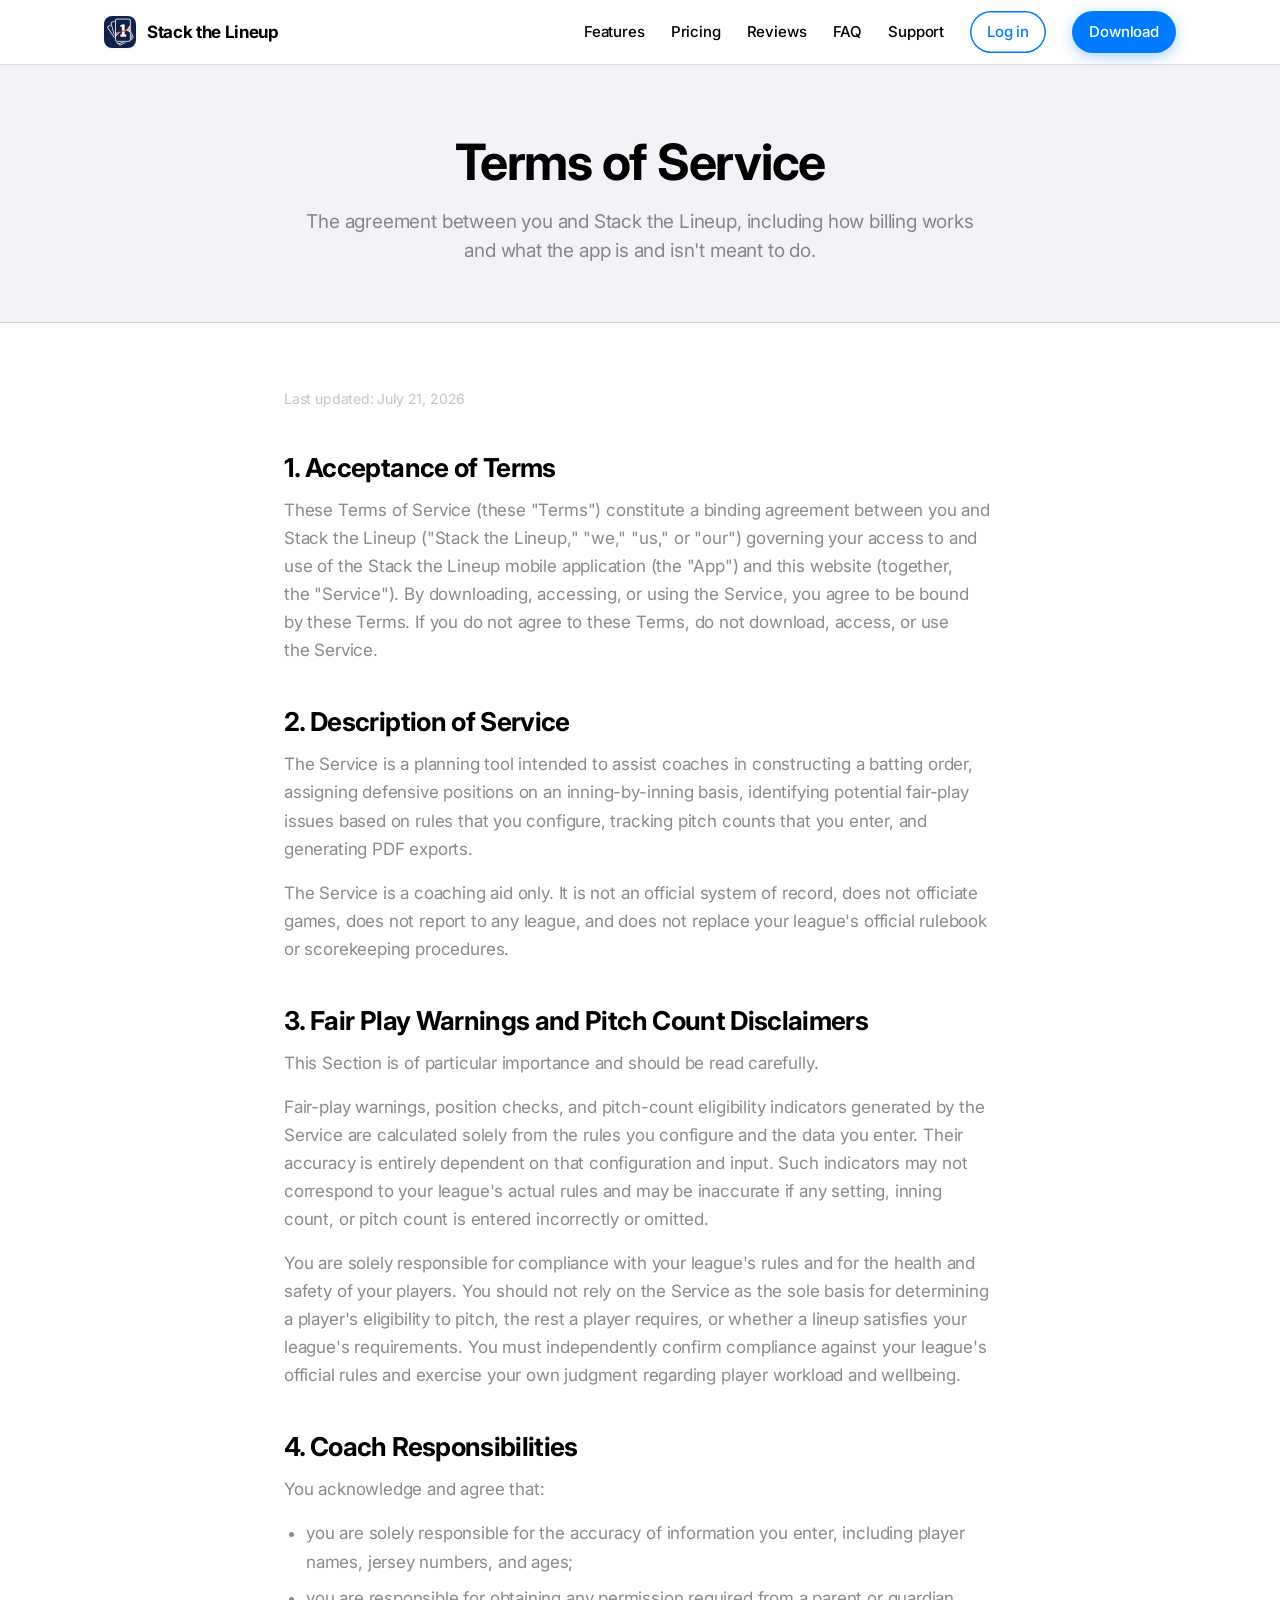
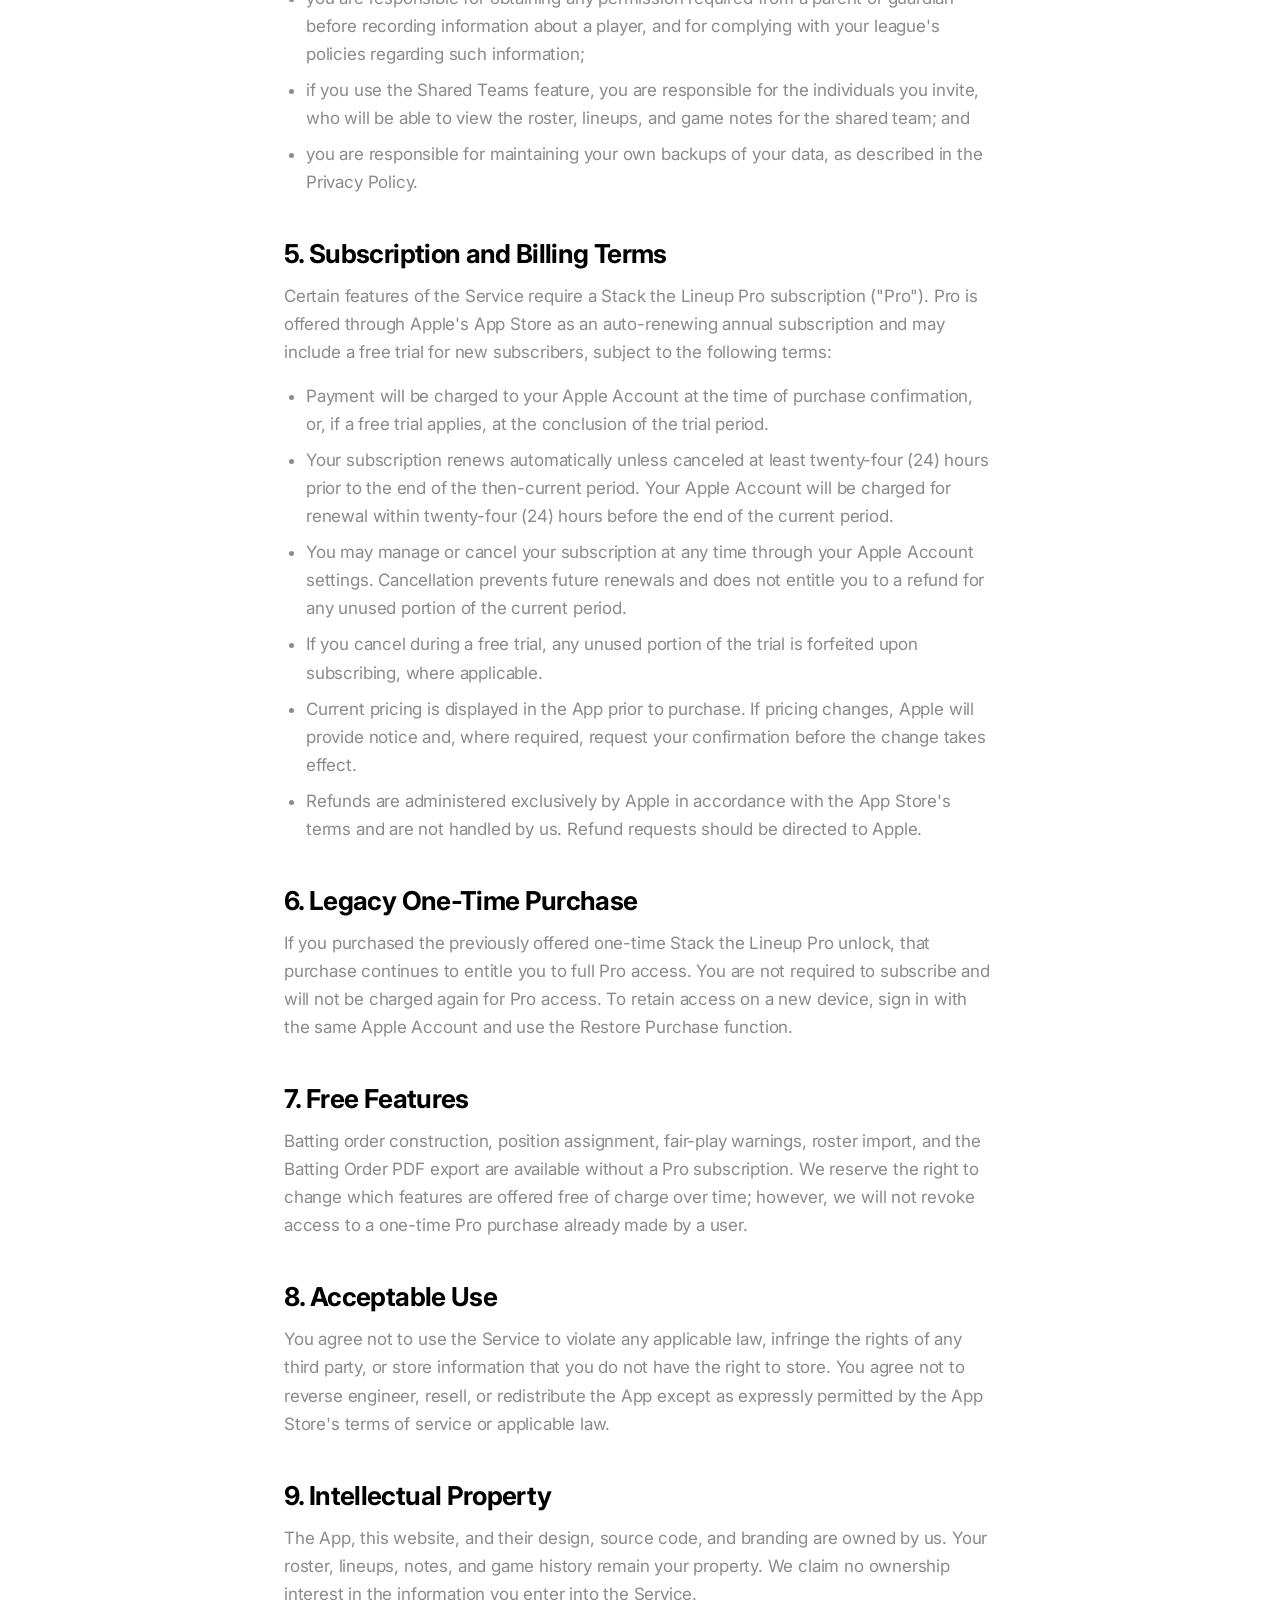
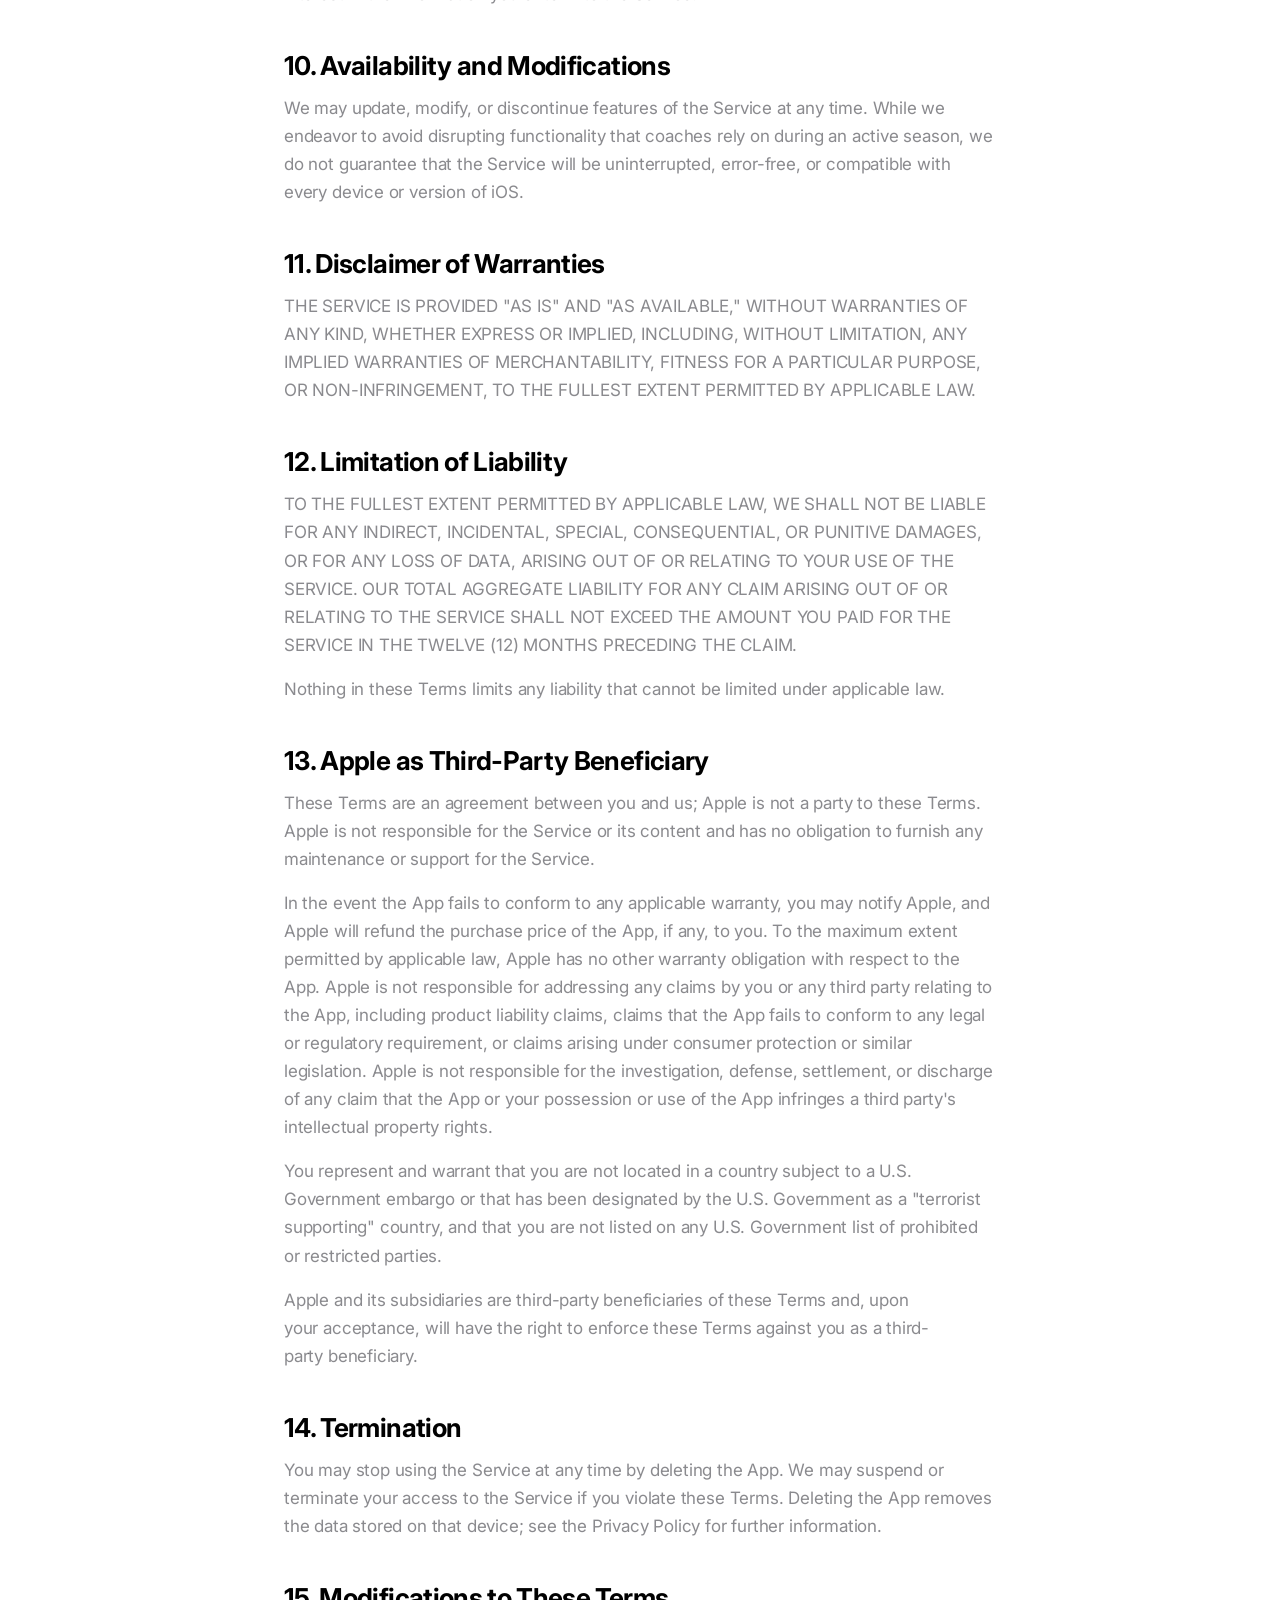
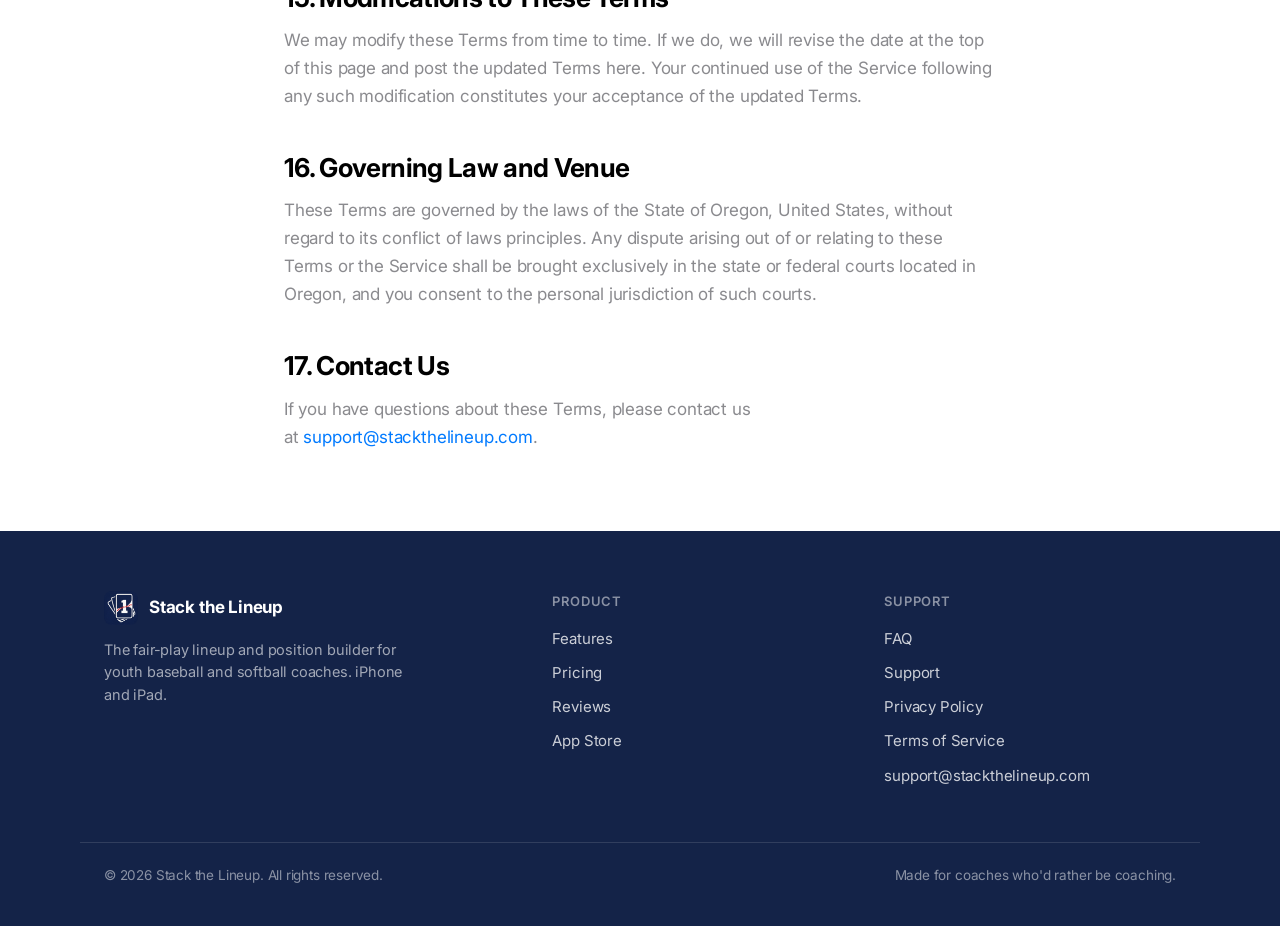
<file: terms.html>
<!DOCTYPE html>
<html lang="en">
<head>
<meta charset="UTF-8" />
<meta name="viewport" content="width=device-width, initial-scale=1" />
<title>Terms of Service — Stack the Lineup</title>
<meta name="description" content="Stack the Lineup terms of service, including subscription and billing terms, coach responsibilities, and limits on what the app is meant to do." />
<link rel="canonical" href="https://www.stackthelineup.com/terms" />
<meta name="theme-color" content="#1B2C5D" />
<meta property="og:type" content="website" />
<meta property="og:site_name" content="Stack the Lineup" />
<meta property="og:title" content="Stack the Lineup — Terms of Service" />
<meta property="og:description" content="Subscription and billing terms, coach responsibilities, and limits on what the app is meant to do." />
<meta property="og:url" content="https://www.stackthelineup.com/terms" />
<meta property="og:image" content="https://www.stackthelineup.com/assets/app-icon.png" />
<link rel="apple-touch-icon" href="assets/app-icon.png" />
<link rel="icon" href="assets/app-icon.png" />
<link rel="preconnect" href="https://fonts.googleapis.com" />
<link rel="preconnect" href="https://fonts.gstatic.com" crossorigin />
<link href="https://fonts.googleapis.com/css2?family=Inter:wght@400;500;600;700&display=swap" rel="stylesheet" />
<link rel="stylesheet" href="assets/site.css" />
</head>
<body>

<header class="site-header">
  <nav class="nav" aria-label="Primary">
    <a class="brand" href="/">
      <img src="assets/app-icon.png" alt="Stack the Lineup app icon" />
      Stack the Lineup
    </a>
    <div class="nav-links">
      <a href="/#features">Features</a>
      <a href="/#pricing">Pricing</a>
      <a href="/#reviews">Reviews</a>
      <a href="/faq">FAQ</a>
      <a href="/support">Support</a>
      <a class="btn btn-outline btn-sm nav-login" href="https://app.stackthelineup.com">Log in</a>
      <a class="btn btn-primary btn-sm" href="https://apps.apple.com/us/app/stack-the-lineup/id6760155245">Download</a>
    </div>
  </nav>
</header>

<div class="page-hero">
  <div class="narrow">
    <h1>Terms of Service</h1>
    <p>The agreement between you and Stack the Lineup, including how billing works and what the app is and isn't meant to do.</p>
  </div>
</div>

<div class="prose">
  <p class="updated">Last updated: July 21, 2026</p>

  <h2>1. Acceptance of Terms</h2>
  <p>These Terms of Service (these "Terms") constitute a binding agreement between you and Stack the Lineup ("Stack the Lineup," "we," "us," or "our") governing your access to and use of the Stack the Lineup mobile application (the "App") and this website (together, the "Service"). By downloading, accessing, or using the Service, you agree to be bound by these Terms. If you do not agree to these Terms, do not download, access, or use the Service.</p>

  <h2>2. Description of Service</h2>
  <p>The Service is a planning tool intended to assist coaches in constructing a batting order, assigning defensive positions on an inning-by-inning basis, identifying potential fair-play issues based on rules that you configure, tracking pitch counts that you enter, and generating PDF exports.</p>
  <p>The Service is a coaching aid only. It is not an official system of record, does not officiate games, does not report to any league, and does not replace your league's official rulebook or scorekeeping procedures.</p>

  <h2>3. Fair Play Warnings and Pitch Count Disclaimers</h2>
  <p>This Section is of particular importance and should be read carefully.</p>
  <p>Fair-play warnings, position checks, and pitch-count eligibility indicators generated by the Service are calculated solely from the rules you configure and the data you enter. Their accuracy is entirely dependent on that configuration and input. Such indicators may not correspond to your league's actual rules and may be inaccurate if any setting, inning count, or pitch count is entered incorrectly or omitted.</p>
  <p>You are solely responsible for compliance with your league's rules and for the health and safety of your players. You should not rely on the Service as the sole basis for determining a player's eligibility to pitch, the rest a player requires, or whether a lineup satisfies your league's requirements. You must independently confirm compliance against your league's official rules and exercise your own judgment regarding player workload and wellbeing.</p>

  <h2>4. Coach Responsibilities</h2>
  <p>You acknowledge and agree that:</p>
  <ul>
    <li>you are solely responsible for the accuracy of information you enter, including player names, jersey numbers, and ages;</li>
    <li>you are responsible for obtaining any permission required from a parent or guardian before recording information about a player, and for complying with your league's policies regarding such information;</li>
    <li>if you use the Shared Teams feature, you are responsible for the individuals you invite, who will be able to view the roster, lineups, and game notes for the shared team; and</li>
    <li>you are responsible for maintaining your own backups of your data, as described in the Privacy Policy.</li>
  </ul>

  <h2>5. Subscription and Billing Terms</h2>
  <p>Certain features of the Service require a Stack the Lineup Pro subscription ("Pro"). Pro is offered through Apple's App Store as an auto-renewing annual subscription and may include a free trial for new subscribers, subject to the following terms:</p>
  <ul>
    <li>Payment will be charged to your Apple Account at the time of purchase confirmation, or, if a free trial applies, at the conclusion of the trial period.</li>
    <li>Your subscription renews automatically unless canceled at least twenty-four (24) hours prior to the end of the then-current period. Your Apple Account will be charged for renewal within twenty-four (24) hours before the end of the current period.</li>
    <li>You may manage or cancel your subscription at any time through your Apple Account settings. Cancellation prevents future renewals and does not entitle you to a refund for any unused portion of the current period.</li>
    <li>If you cancel during a free trial, any unused portion of the trial is forfeited upon subscribing, where applicable.</li>
    <li>Current pricing is displayed in the App prior to purchase. If pricing changes, Apple will provide notice and, where required, request your confirmation before the change takes effect.</li>
    <li>Refunds are administered exclusively by Apple in accordance with the App Store's terms and are not handled by us. Refund requests should be directed to Apple.</li>
  </ul>

  <h2>6. Legacy One-Time Purchase</h2>
  <p>If you purchased the previously offered one-time Stack the Lineup Pro unlock, that purchase continues to entitle you to full Pro access. You are not required to subscribe and will not be charged again for Pro access. To retain access on a new device, sign in with the same Apple Account and use the Restore Purchase function.</p>

  <h2>7. Free Features</h2>
  <p>Batting order construction, position assignment, fair-play warnings, roster import, and the Batting Order PDF export are available without a Pro subscription. We reserve the right to change which features are offered free of charge over time; however, we will not revoke access to a one-time Pro purchase already made by a user.</p>

  <h2>8. Acceptable Use</h2>
  <p>You agree not to use the Service to violate any applicable law, infringe the rights of any third party, or store information that you do not have the right to store. You agree not to reverse engineer, resell, or redistribute the App except as expressly permitted by the App Store's terms of service or applicable law.</p>

  <h2>9. Intellectual Property</h2>
  <p>The App, this website, and their design, source code, and branding are owned by us. Your roster, lineups, notes, and game history remain your property. We claim no ownership interest in the information you enter into the Service.</p>

  <h2>10. Availability and Modifications</h2>
  <p>We may update, modify, or discontinue features of the Service at any time. While we endeavor to avoid disrupting functionality that coaches rely on during an active season, we do not guarantee that the Service will be uninterrupted, error-free, or compatible with every device or version of iOS.</p>

  <h2>11. Disclaimer of Warranties</h2>
  <p>THE SERVICE IS PROVIDED "AS IS" AND "AS AVAILABLE," WITHOUT WARRANTIES OF ANY KIND, WHETHER EXPRESS OR IMPLIED, INCLUDING, WITHOUT LIMITATION, ANY IMPLIED WARRANTIES OF MERCHANTABILITY, FITNESS FOR A PARTICULAR PURPOSE, OR NON-INFRINGEMENT, TO THE FULLEST EXTENT PERMITTED BY APPLICABLE LAW.</p>

  <h2>12. Limitation of Liability</h2>
  <p>TO THE FULLEST EXTENT PERMITTED BY APPLICABLE LAW, WE SHALL NOT BE LIABLE FOR ANY INDIRECT, INCIDENTAL, SPECIAL, CONSEQUENTIAL, OR PUNITIVE DAMAGES, OR FOR ANY LOSS OF DATA, ARISING OUT OF OR RELATING TO YOUR USE OF THE SERVICE. OUR TOTAL AGGREGATE LIABILITY FOR ANY CLAIM ARISING OUT OF OR RELATING TO THE SERVICE SHALL NOT EXCEED THE AMOUNT YOU PAID FOR THE SERVICE IN THE TWELVE (12) MONTHS PRECEDING THE CLAIM.</p>
  <p>Nothing in these Terms limits any liability that cannot be limited under applicable law.</p>

  <h2>13. Apple as Third-Party Beneficiary</h2>
  <p>These Terms are an agreement between you and us; Apple is not a party to these Terms. Apple is not responsible for the Service or its content and has no obligation to furnish any maintenance or support for the Service.</p>
  <p>In the event the App fails to conform to any applicable warranty, you may notify Apple, and Apple will refund the purchase price of the App, if any, to you. To the maximum extent permitted by applicable law, Apple has no other warranty obligation with respect to the App. Apple is not responsible for addressing any claims by you or any third party relating to the App, including product liability claims, claims that the App fails to conform to any legal or regulatory requirement, or claims arising under consumer protection or similar legislation. Apple is not responsible for the investigation, defense, settlement, or discharge of any claim that the App or your possession or use of the App infringes a third party's intellectual property rights.</p>
  <p>You represent and warrant that you are not located in a country subject to a U.S. Government embargo or that has been designated by the U.S. Government as a "terrorist supporting" country, and that you are not listed on any U.S. Government list of prohibited or restricted parties.</p>
  <p>Apple and its subsidiaries are third-party beneficiaries of these Terms and, upon your acceptance, will have the right to enforce these Terms against you as a third-party beneficiary.</p>

  <h2>14. Termination</h2>
  <p>You may stop using the Service at any time by deleting the App. We may suspend or terminate your access to the Service if you violate these Terms. Deleting the App removes the data stored on that device; see the Privacy Policy for further information.</p>

  <h2>15. Modifications to These Terms</h2>
  <p>We may modify these Terms from time to time. If we do, we will revise the date at the top of this page and post the updated Terms here. Your continued use of the Service following any such modification constitutes your acceptance of the updated Terms.</p>

  <h2>16. Governing Law and Venue</h2>
  <p>These Terms are governed by the laws of the State of Oregon, United States, without regard to its conflict of laws principles. Any dispute arising out of or relating to these Terms or the Service shall be brought exclusively in the state or federal courts located in Oregon, and you consent to the personal jurisdiction of such courts.</p>

  <h2>17. Contact Us</h2>
  <p>If you have questions about these Terms, please contact us at <a href="mailto:support@stackthelineup.com">support@stackthelineup.com</a>.</p>
</div>

<footer class="site-footer">
  <div class="footer-grid">
    <div>
      <div class="footer-brand"><img src="assets/app-icon.png" alt="" /> Stack the Lineup</div>
      <p>The fair-play lineup and position builder for youth baseball and softball coaches. iPhone and iPad.</p>
    </div>
    <div class="footer-col">
      <h5>Product</h5>
      <a href="/#features">Features</a>
      <a href="/#pricing">Pricing</a>
      <a href="/#reviews">Reviews</a>
      <a href="https://apps.apple.com/us/app/stack-the-lineup/id6760155245">App Store</a>
    </div>
    <div class="footer-col">
      <h5>Support</h5>
      <a href="/faq">FAQ</a>
      <a href="/support">Support</a>
      <a href="/privacy">Privacy Policy</a>
      <a href="/terms">Terms of Service</a>
      <a href="mailto:support@stackthelineup.com">support@stackthelineup.com</a>
    </div>
  </div>
  <div class="footer-bottom">
    <span>© 2026 Stack the Lineup. All rights reserved.</span>
    <span>Made for coaches who'd rather be coaching.</span>
  </div>
</footer>

</body>
</html>
</file>
<file: assets/site.css>
/* ============================================================================
   Stack the Lineup — marketing site styles
   Built on the app's iOS-native design tokens. SF Pro on Apple, Inter elsewhere.
   ============================================================================ */

:root {
  /* iOS system colors */
  --ios-blue:   #007AFF;
  --ios-green:  #34C759;
  --ios-orange: #FF9500;
  --ios-red:    #FF3B30;
  --ios-teal:   #30B0C7;
  --ios-purple: #AF52DE;

  /* Brand */
  --brand-navy: #1B2C5D;
  --brand-navy-deep: #142348;
  --brand-stitch-red: #C8243A;

  /* Labels / backgrounds */
  --label-primary:   rgba(0,0,0,1);
  --label-secondary: rgba(60,60,67,0.60);
  --label-tertiary:  rgba(60,60,67,0.30);
  --bg-system:          #FFFFFF;
  --bg-grouped:         #F2F2F7;
  --separator:          rgba(60,60,67,0.18);

  --gray-1: #8E8E93;
  --gray-5: #E5E5EA;
  --gray-6: #F2F2F7;

  /* Position tints */
  --pos-infield-tint:  rgba(0,122,255,0.12);
  --pos-outfield-tint: rgba(52,199,89,0.12);

  /* Preference pills (from app) */
  --pref-strength-bg:  rgb(235,242,222); --pref-strength-fg:  rgb(59,110,18);
  --pref-capable-bg:   rgb(230,242,250);  --pref-capable-fg:  rgb(23,94,166);
  --pref-emergency-bg: rgb(250,237,217);  --pref-emergency-fg:rgb(133,79,10);
  --pref-never-bg:     rgb(253,235,235);  --pref-never-fg:    rgb(163,46,46);

  --font-sans: -apple-system, BlinkMacSystemFont, "SF Pro Text", "SF Pro Display",
               "Inter", "Helvetica Neue", system-ui, sans-serif;

  --radius-md: 10px;
  --radius-lg: 16px;
  --radius-xl: 22px;
  --radius-pill: 999px;

  --shadow-sm: 0 1px 3px rgba(0,0,0,0.06);
  --shadow-md: 0 8px 28px rgba(0,0,0,0.10);
  --shadow-lg: 0 24px 60px rgba(0,0,0,0.16);
  --shadow-phone: 0 40px 90px -20px rgba(20,35,72,0.55);

  --maxw: 1120px;
}

* { box-sizing: border-box; }

html { scroll-behavior: smooth; -webkit-font-smoothing: antialiased; }

body {
  margin: 0;
  font-family: var(--font-sans);
  color: var(--label-primary);
  background: var(--bg-system);
  font-size: 18px;
  line-height: 1.55;
  letter-spacing: -0.01em;
}

img { max-width: 100%; display: block; }
a { color: var(--ios-blue); text-decoration: none; }
a:hover { text-decoration: underline; }

h1,h2,h3,h4 { margin: 0; letter-spacing: -0.025em; line-height: 1.08; text-wrap: balance; }
p { margin: 0; text-wrap: pretty; }

.wrap { max-width: var(--maxw); margin: 0 auto; padding: 0 24px; }
.narrow { max-width: 760px; margin: 0 auto; padding: 0 24px; }

/* ---------------------------------------------------------------------------
   Header / nav
   --------------------------------------------------------------------------- */
.site-header {
  position: sticky; top: 0; z-index: 100;
  background: rgba(255,255,255,0.82);
  backdrop-filter: saturate(180%) blur(18px);
  -webkit-backdrop-filter: saturate(180%) blur(18px);
  border-bottom: 1px solid var(--separator);
}
.nav {
  display: flex; align-items: center; gap: 28px;
  height: 64px; max-width: var(--maxw); margin: 0 auto; padding: 0 24px;
}
.brand {
  display: flex; align-items: center; gap: 11px;
  font-weight: 700; font-size: 17px; color: var(--label-primary);
  letter-spacing: -0.02em;
}
.brand:hover { text-decoration: none; }
.brand img { width: 32px; height: 32px; border-radius: 8px; box-shadow: var(--shadow-sm); }
.nav-links { display: flex; align-items: center; gap: 26px; margin-left: auto; }
.nav-links a {
  color: var(--label-primary); font-size: 15px; font-weight: 500;
  letter-spacing: -0.01em;
}
.nav-links a:hover { color: var(--ios-blue); text-decoration: none; }

/* Buttons */
.btn {
  display: inline-flex; align-items: center; justify-content: center; gap: 8px;
  font-family: var(--font-sans); font-weight: 600; font-size: 16px;
  border: none; cursor: pointer; border-radius: var(--radius-pill);
  padding: 12px 22px; transition: transform .12s ease, box-shadow .12s ease, background .15s ease;
  letter-spacing: -0.01em; white-space: nowrap;
}
.btn:hover { text-decoration: none; transform: translateY(-1px); }
.btn-primary { background: var(--ios-blue); color: #fff; box-shadow: 0 4px 14px rgba(0,122,255,0.32); }
.btn-primary:hover { background: #0a6fe0; }
.btn-ghost { background: rgba(255,255,255,0.12); color: #fff; border: 1px solid rgba(255,255,255,0.28); }
.btn-ghost:hover { background: rgba(255,255,255,0.2); }
.btn-light { background: #fff; color: var(--brand-navy); box-shadow: var(--shadow-sm); }
.btn-sm { padding: 9px 17px; font-size: 14px; }
/* Secondary pill on a light background: the nav's Log in, beside Download. */
.btn-outline { background: transparent; color: var(--ios-blue); box-shadow: inset 0 0 0 1.5px var(--ios-blue); }
.btn-outline:hover { background: rgba(0,122,255,0.08); }
/* .nav-links a sets the plain links' color; keep the pills' own colors. */
.nav-links a.btn-outline { color: var(--ios-blue); }
.nav-links a.btn-primary { color: #fff; }

/* App Store badge button */
.appstore-btn {
  display: inline-flex; align-items: center; gap: 11px;
  background: #000; color: #fff; border-radius: 14px;
  padding: 11px 20px 11px 18px; transition: transform .12s ease, box-shadow .12s ease;
  box-shadow: var(--shadow-md);
}
.appstore-btn:hover { text-decoration: none; transform: translateY(-2px); box-shadow: var(--shadow-lg); }
.appstore-btn svg { width: 26px; height: 26px; flex: none; }
.appstore-btn .as-text { display: flex; flex-direction: column; line-height: 1.1; text-align: left; }
.appstore-btn .as-small { font-size: 11px; font-weight: 500; opacity: 0.9; letter-spacing: 0.01em; }
.appstore-btn .as-big { font-size: 19px; font-weight: 600; letter-spacing: -0.02em; }

/* ---------------------------------------------------------------------------
   Hero
   --------------------------------------------------------------------------- */
.hero {
  position: relative; overflow: hidden;
  background:
    radial-gradient(140% 120% at 85% 0%, #2a3f74 0%, var(--brand-navy) 45%, var(--brand-navy-deep) 100%);
  color: #fff;
}
.hero-grid {
  display: grid; grid-template-columns: 1.05fr 0.95fr; gap: 40px; align-items: center;
  max-width: var(--maxw); margin: 0 auto; padding: 84px 24px 96px;
}
.eyebrow {
  display: inline-flex; align-items: center; gap: 8px;
  font-size: 13px; font-weight: 600; letter-spacing: 0.02em;
  color: #bcd0ff; background: rgba(255,255,255,0.08);
  border: 1px solid rgba(255,255,255,0.16);
  padding: 6px 13px; border-radius: var(--radius-pill); margin-bottom: 22px;
}
.eyebrow .dot { width: 7px; height: 7px; border-radius: 50%; background: var(--ios-green); }
.hero h1 { font-size: clamp(40px, 5.4vw, 62px); font-weight: 700; }
.hero h1 .accent { color: #8fb4ff; }
.hero-sub {
  font-size: 20px; color: rgba(255,255,255,0.78); margin-top: 22px; max-width: 30ch;
  line-height: 1.5; font-weight: 400;
}
.hero-cta { display: flex; align-items: center; gap: 16px; margin-top: 34px; flex-wrap: wrap; }
.hero-meta {
  display: flex; align-items: center; gap: 18px; margin-top: 26px;
  font-size: 14px; color: rgba(255,255,255,0.62); flex-wrap: wrap;
}
.hero-meta .pip { display: inline-flex; align-items: center; gap: 7px; }
.hero-meta svg { width: 15px; height: 15px; }

.hero-phone { position: relative; display: flex; justify-content: center; }
.hero-phone img { width: 300px; filter: drop-shadow(var(--shadow-phone)); }
.hero-glow {
  position: absolute; width: 420px; height: 420px; border-radius: 50%;
  background: radial-gradient(circle, rgba(143,180,255,0.35), transparent 65%);
  top: 50%; left: 50%; transform: translate(-50%,-50%); z-index: 0;
}

/* stitch divider */
.stitch {
  height: 4px; background:
    repeating-linear-gradient(90deg, var(--brand-stitch-red) 0 14px, transparent 14px 26px);
  opacity: 0.9;
}

/* ---------------------------------------------------------------------------
   Logos / leagues strip
   --------------------------------------------------------------------------- */
.leagues { background: var(--bg-grouped); padding: 30px 0; }
.leagues-inner { text-align: center; }
.leagues p { font-size: 13px; font-weight: 600; letter-spacing: 0.06em; text-transform: uppercase; color: var(--label-secondary); margin-bottom: 16px; }
.leagues-row { display: flex; flex-wrap: wrap; justify-content: center; gap: 14px 28px; }
.league-chip {
  font-size: 16px; font-weight: 600; color: var(--brand-navy); opacity: 0.78;
  letter-spacing: -0.01em;
}

/* ---------------------------------------------------------------------------
   Sections
   --------------------------------------------------------------------------- */
section { padding: 92px 0; }
.section-grouped { background: var(--bg-grouped); }
.section-head { text-align: center; max-width: 680px; margin: 0 auto 56px; }
.section-head .kicker {
  display: inline-block; font-size: 14px; font-weight: 600; color: var(--ios-blue);
  letter-spacing: 0.01em; margin-bottom: 14px;
}
.section-head h2 { font-size: clamp(30px, 4vw, 44px); font-weight: 700; }
.section-head p { font-size: 19px; color: var(--label-secondary); margin-top: 18px; }

/* Feature rows (alternating) */
.feature-row {
  display: grid; grid-template-columns: 1fr 1fr; gap: 64px; align-items: center;
  max-width: var(--maxw); margin: 0 auto; padding: 0 24px;
}
.feature-row + .feature-row { margin-top: 110px; }
.feature-row.flip .feature-text { order: 2; }
.feature-row.flip .feature-media { order: 1; }
.feature-badge {
  display: inline-flex; align-items: center; gap: 8px;
  font-size: 13px; font-weight: 600; padding: 6px 13px; border-radius: var(--radius-pill);
  margin-bottom: 18px;
}
.feature-text h3 { font-size: clamp(26px, 3vw, 34px); font-weight: 700; }
.feature-text > p { font-size: 19px; color: var(--label-secondary); margin-top: 16px; line-height: 1.55; }
.feature-list { list-style: none; padding: 0; margin: 26px 0 0; display: grid; gap: 14px; }
.feature-list li { display: flex; gap: 12px; align-items: flex-start; font-size: 16px; color: var(--label-primary); }
.feature-list li svg { width: 20px; height: 20px; flex: none; margin-top: 2px; color: var(--ios-green); }

.feature-media { display: flex; justify-content: center; position: relative; }
.feature-media img { width: 290px; filter: drop-shadow(0 30px 60px rgba(20,35,72,0.28)); }
.media-card {
  position: relative; padding: 36px; border-radius: var(--radius-xl);
  background: linear-gradient(160deg, #eef2fb, #e3e9f7);
  display: flex; justify-content: center; width: 100%;
}
.media-card.green { background: linear-gradient(160deg, #eaf7ee, #def0e4); }
.media-card.orange { background: linear-gradient(160deg, #fdf2e3, #faead6); }

/* ---------------------------------------------------------------------------
   Feature mini-grid
   --------------------------------------------------------------------------- */
.mini-grid { display: grid; grid-template-columns: repeat(3, 1fr); gap: 22px; max-width: var(--maxw); margin: 0 auto; padding: 0 24px; }
.mini-hint { text-align: center; font-size: 14px; color: var(--label-tertiary); margin: -8px auto 26px; }
.mini-card {
  background: var(--bg-system); border: 1px solid var(--separator);
  border-radius: var(--radius-lg); padding: 30px 28px; box-shadow: var(--shadow-sm);
}
.mini-card .ic {
  width: 46px; height: 46px; border-radius: 12px; display: flex; align-items: center; justify-content: center;
  margin-bottom: 18px;
}
.mini-card .ic svg { width: 24px; height: 24px; color: #fff; }
.mini-card h4 { font-size: 19px; font-weight: 650; }
.mini-card p { font-size: 15.5px; color: var(--label-secondary); margin-top: 9px; line-height: 1.5; }

/* Flip cards — front shows the feature, back peeks the real screen */
.mini-card.flip {
  padding: 0; min-height: 462px; background: transparent;
  border: none; box-shadow: none; cursor: pointer; perspective: 1500px;
  -webkit-tap-highlight-color: transparent;
}
.mini-card.flip:focus-visible { outline: 2px solid var(--ios-blue); outline-offset: 3px; border-radius: var(--radius-lg); }
.flip-inner {
  position: relative; width: 100%; height: 100%; min-height: inherit;
  transform-style: preserve-3d; transition: transform .62s cubic-bezier(.2,.72,.22,1);
}
.mini-card.flip.is-flipped .flip-inner { transform: rotateY(180deg); }
@media (hover: hover) and (pointer: fine) {
  .mini-card.flip:hover .flip-inner { transform: rotateY(180deg); }
}
.flip-front, .flip-back {
  position: absolute; inset: 0; border-radius: var(--radius-lg); overflow: hidden;
  backface-visibility: hidden; -webkit-backface-visibility: hidden;
}
.flip-front {
  background: var(--bg-system); border: 1px solid var(--separator);
  box-shadow: var(--shadow-sm); padding: 30px 28px;
  display: flex; flex-direction: column;
}
.flip-hint {
  margin-top: auto; padding-top: 20px; display: inline-flex; align-items: center;
  gap: 7px; font-size: 13.5px; font-weight: 600; color: var(--ios-blue);
}
.flip-hint svg { width: 15px; height: 15px; transition: transform .25s ease; }
@media (hover: hover) and (pointer: fine) {
  .mini-card.flip:hover .flip-hint svg { transform: translateX(3px); }
}
.flip-back {
  transform: rotateY(180deg);
  background: linear-gradient(168deg, color-mix(in srgb, var(--tint) 18%, #fff), color-mix(in srgb, var(--tint) 6%, #fff));
  border: 1px solid color-mix(in srgb, var(--tint) 26%, var(--separator));
  display: flex; align-items: flex-start; justify-content: center;
}
.flip-back img {
  width: 82%; max-width: 268px; margin-top: 22px;
  filter: drop-shadow(0 20px 38px rgba(20,35,72,0.26));
}
.flip-back::after {
  content: ""; position: absolute; left: 0; right: 0; bottom: 0; height: 96px;
  background: linear-gradient(transparent, color-mix(in srgb, var(--tint) 7%, #fff));
  pointer-events: none;
}
/* Cards whose key content sits low (Lineup availability toggle, My Teams list) show the full screen */
.flip-back.tall { align-items: flex-start; }
.flip-back.tall img { width: 88%; max-width: 210px; margin-top: 10px; }
.flip-back.tall::after { height: 40px; }
.flip-back.tall .flip-back-label { display: none; }
.flip-back-label {
  position: absolute; bottom: 16px; left: 50%; transform: translateX(-50%);
  background: rgba(255,255,255,0.86); backdrop-filter: blur(8px); -webkit-backdrop-filter: blur(8px);
  color: var(--label-primary); font-size: 12.5px; font-weight: 600; letter-spacing: .01em;
  padding: 6px 14px; border-radius: var(--radius-pill); box-shadow: var(--shadow-sm); z-index: 1;
}
@media (prefers-reduced-motion: reduce) { .flip-inner { transition: none; } }

/* ---------------------------------------------------------------------------
   Pricing
   --------------------------------------------------------------------------- */
.price-wrap { max-width: 920px; margin: 0 auto; padding: 0 24px; display: grid; grid-template-columns: 1fr 1fr; gap: 24px; }
.price-card {
  background: var(--bg-system); border: 1px solid var(--separator);
  border-radius: var(--radius-xl); padding: 38px 34px; box-shadow: var(--shadow-sm);
}
.price-card.pro { border: 2px solid var(--ios-blue); box-shadow: 0 18px 50px rgba(0,122,255,0.16); position: relative; }
.price-card .tier { font-size: 15px; font-weight: 600; color: var(--label-secondary); letter-spacing: 0.01em; }
.pro-pill { position: absolute; top: -13px; right: 28px; background: var(--ios-blue); color: #fff; font-size: 12px; font-weight: 700; letter-spacing: 0.08em; padding: 5px 12px; border-radius: var(--radius-pill); }
.price-amt { font-size: 52px; font-weight: 700; margin: 14px 0 4px; letter-spacing: -0.03em; }
.price-amt .per { font-size: 17px; font-weight: 500; color: var(--label-secondary); letter-spacing: -0.01em; }
.price-note { font-size: 15px; color: var(--label-secondary); margin-bottom: 22px; }
.price-list { list-style: none; padding: 0; margin: 22px 0 0; display: grid; gap: 13px; }
.price-list li { display: flex; gap: 11px; align-items: flex-start; font-size: 16px; }
.price-list li svg { width: 19px; height: 19px; flex: none; margin-top: 2px; color: var(--ios-green); }
.price-list li.muted { color: var(--label-secondary); }
.price-list li.muted svg { color: var(--gray-1); }

/* ---------------------------------------------------------------------------
   Testimonials
   --------------------------------------------------------------------------- */
.quotes { display: grid; grid-template-columns: repeat(3,1fr); gap: 22px; max-width: var(--maxw); margin: 0 auto; padding: 0 24px; }
.quote {
  background: var(--bg-system); border: 1px solid var(--separator);
  border-radius: var(--radius-lg); padding: 28px; box-shadow: var(--shadow-sm);
  display: flex; flex-direction: column;
}
.stars { display: flex; gap: 3px; margin-bottom: 14px; color: var(--ios-orange); }
.stars svg { width: 17px; height: 17px; }
.quote p { font-size: 16.5px; line-height: 1.5; color: var(--label-primary); flex: 1; }
.quote .who { display: flex; align-items: center; gap: 11px; margin-top: 20px; }
.quote .av { width: 38px; height: 38px; border-radius: 50%; background: var(--pref-capable-bg); color: var(--pref-capable-fg); display: flex; align-items: center; justify-content: center; font-weight: 600; font-size: 14px; }
.quote .who .nm { font-size: 14.5px; font-weight: 600; }
.quote .who .rl { font-size: 13px; color: var(--label-secondary); }

/* ---------------------------------------------------------------------------
   FAQ teaser / accordion
   --------------------------------------------------------------------------- */
.faq-list { max-width: 800px; margin: 0 auto; padding: 0 24px; }
.faq-item { border-bottom: 1px solid var(--separator); }
.faq-item summary {
  list-style: none; cursor: pointer; padding: 24px 44px 24px 0; position: relative;
  font-size: 19px; font-weight: 600; letter-spacing: -0.02em; color: var(--label-primary);
}
.faq-item summary::-webkit-details-marker { display: none; }
.faq-item summary::after {
  content: ""; position: absolute; right: 6px; top: 28px; width: 11px; height: 11px;
  border-right: 2px solid var(--gray-1); border-bottom: 2px solid var(--gray-1);
  transform: rotate(45deg); transition: transform .2s ease;
}
.faq-item[open] summary::after { transform: rotate(-135deg); top: 32px; }
.faq-item .ans { padding: 0 44px 26px 0; font-size: 17px; color: var(--label-secondary); line-height: 1.6; }
.faq-item .ans a { font-weight: 500; }

/* ---------------------------------------------------------------------------
   CTA band
   --------------------------------------------------------------------------- */
.cta-band {
  background: radial-gradient(120% 140% at 50% 0%, #2a3f74, var(--brand-navy-deep));
  color: #fff; text-align: center;
}
.cta-band h2 { font-size: clamp(32px, 4vw, 46px); font-weight: 700; }
.cta-band p { font-size: 20px; color: rgba(255,255,255,0.78); margin: 18px auto 32px; max-width: 30ch; }
.cta-band .icon-lg { width: 84px; height: 84px; border-radius: 20px; margin: 0 auto 26px; box-shadow: var(--shadow-lg); }

/* ---------------------------------------------------------------------------
   Footer
   --------------------------------------------------------------------------- */
.site-footer { background: var(--brand-navy-deep); color: rgba(255,255,255,0.72); padding: 60px 0 40px; }
.footer-grid { display: grid; grid-template-columns: 1.4fr 1fr 1fr; gap: 40px; max-width: var(--maxw); margin: 0 auto; padding: 0 24px; }
.footer-brand { display: flex; align-items: center; gap: 11px; color: #fff; font-weight: 700; font-size: 17px; }
.footer-brand img { width: 34px; height: 34px; border-radius: 8px; }
.footer-grid p { font-size: 14.5px; margin-top: 14px; max-width: 34ch; color: rgba(255,255,255,0.6); }
.footer-col h5 { font-size: 13px; text-transform: uppercase; letter-spacing: 0.06em; color: rgba(255,255,255,0.5); margin: 0 0 16px; font-weight: 600; }
.footer-col a { display: block; color: rgba(255,255,255,0.78); font-size: 15px; margin-bottom: 11px; }
.footer-col a:hover { color: #fff; text-decoration: none; }
.footer-bottom { max-width: var(--maxw); margin: 44px auto 0; padding: 22px 24px 0; border-top: 1px solid rgba(255,255,255,0.12); display: flex; justify-content: space-between; flex-wrap: wrap; gap: 12px; font-size: 13.5px; color: rgba(255,255,255,0.5); }

/* Page hero (sub pages) */
.page-hero { background: var(--bg-grouped); padding: 70px 0 56px; border-bottom: 1px solid var(--separator); text-align: center; }
.page-hero h1 { font-size: clamp(34px, 4.5vw, 50px); font-weight: 700; }
.page-hero p { font-size: 19px; color: var(--label-secondary); margin: 18px auto 0; max-width: 56ch; }

/* Prose (support/privacy) */
.prose { max-width: 760px; margin: 0 auto; padding: 64px 24px; }
.prose h2 { font-size: 26px; font-weight: 700; margin: 44px 0 14px; }
.prose h2:first-child { margin-top: 0; }
.prose h3 { font-size: 19px; font-weight: 650; margin: 28px 0 10px; }
.prose p { font-size: 17px; color: var(--label-secondary); margin-bottom: 16px; line-height: 1.65; }
.prose ul { margin: 0 0 18px; padding-left: 22px; color: var(--label-secondary); font-size: 17px; line-height: 1.65; }
.prose li { margin-bottom: 8px; }
.prose .updated { font-size: 14px; color: var(--label-tertiary); margin-bottom: 8px; }
.support-cards { display: grid; grid-template-columns: repeat(2,1fr); gap: 20px; max-width: 760px; margin: 0 auto 8px; }
.support-card { background: var(--bg-grouped); border-radius: var(--radius-lg); padding: 28px; }
.support-card .ic { width: 44px; height: 44px; border-radius: 11px; display: flex; align-items: center; justify-content: center; margin-bottom: 16px; background: var(--ios-blue); }
.support-card .ic svg { width: 23px; height: 23px; color: #fff; }
.support-card h3 { font-size: 19px; font-weight: 650; margin-bottom: 7px; }
.support-card p { font-size: 15.5px; color: var(--label-secondary); line-height: 1.5; margin-bottom: 14px; }

/* ---------------------------------------------------------------------------
   Responsive
   --------------------------------------------------------------------------- */
@media (max-width: 900px) {
  .hero-grid { grid-template-columns: 1fr; text-align: center; padding: 64px 24px 72px; gap: 20px; }
  .hero-sub { margin-left: auto; margin-right: auto; }
  .hero-cta, .hero-meta { justify-content: center; }
  .hero-phone { order: -1; }
  .hero-phone img { width: 240px; }
  .feature-row { grid-template-columns: 1fr; gap: 36px; }
  .feature-row + .feature-row { margin-top: 72px; }
  .feature-row.flip .feature-text { order: 1; }
  .feature-row.flip .feature-media { order: 2; }
  .mini-grid { grid-template-columns: 1fr; }
  .price-wrap { grid-template-columns: 1fr; }
  .quotes { grid-template-columns: 1fr; }
  .footer-grid { grid-template-columns: 1fr; gap: 28px; }
  .support-cards { grid-template-columns: 1fr; }
  section { padding: 64px 0; }
}
@media (max-width: 620px) {
  /* Phones keep only Log in from the nav row (the hero has the App Store badge). */
  .nav-links > :not(.nav-login) { display: none; }
  .nav-links.compact { display: flex; gap: 14px; }
  body { font-size: 17px; }
}
</file>
